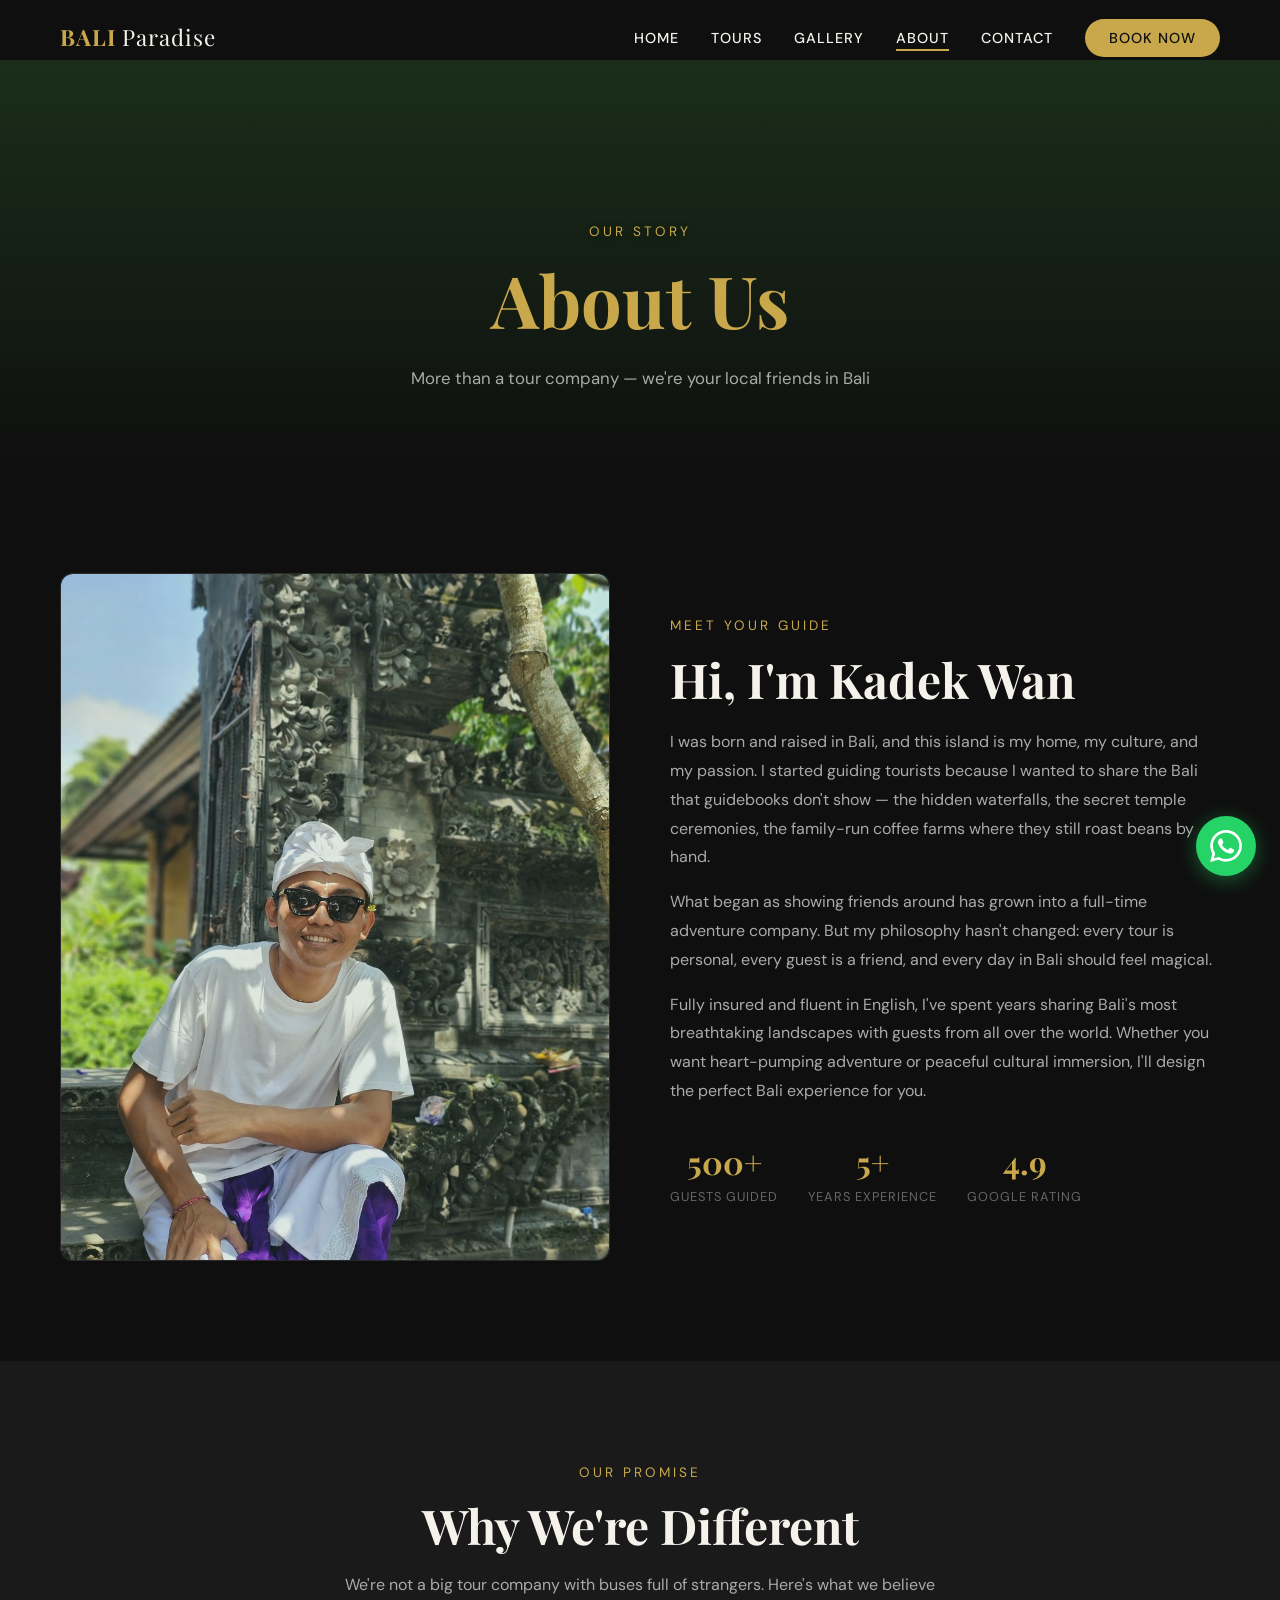
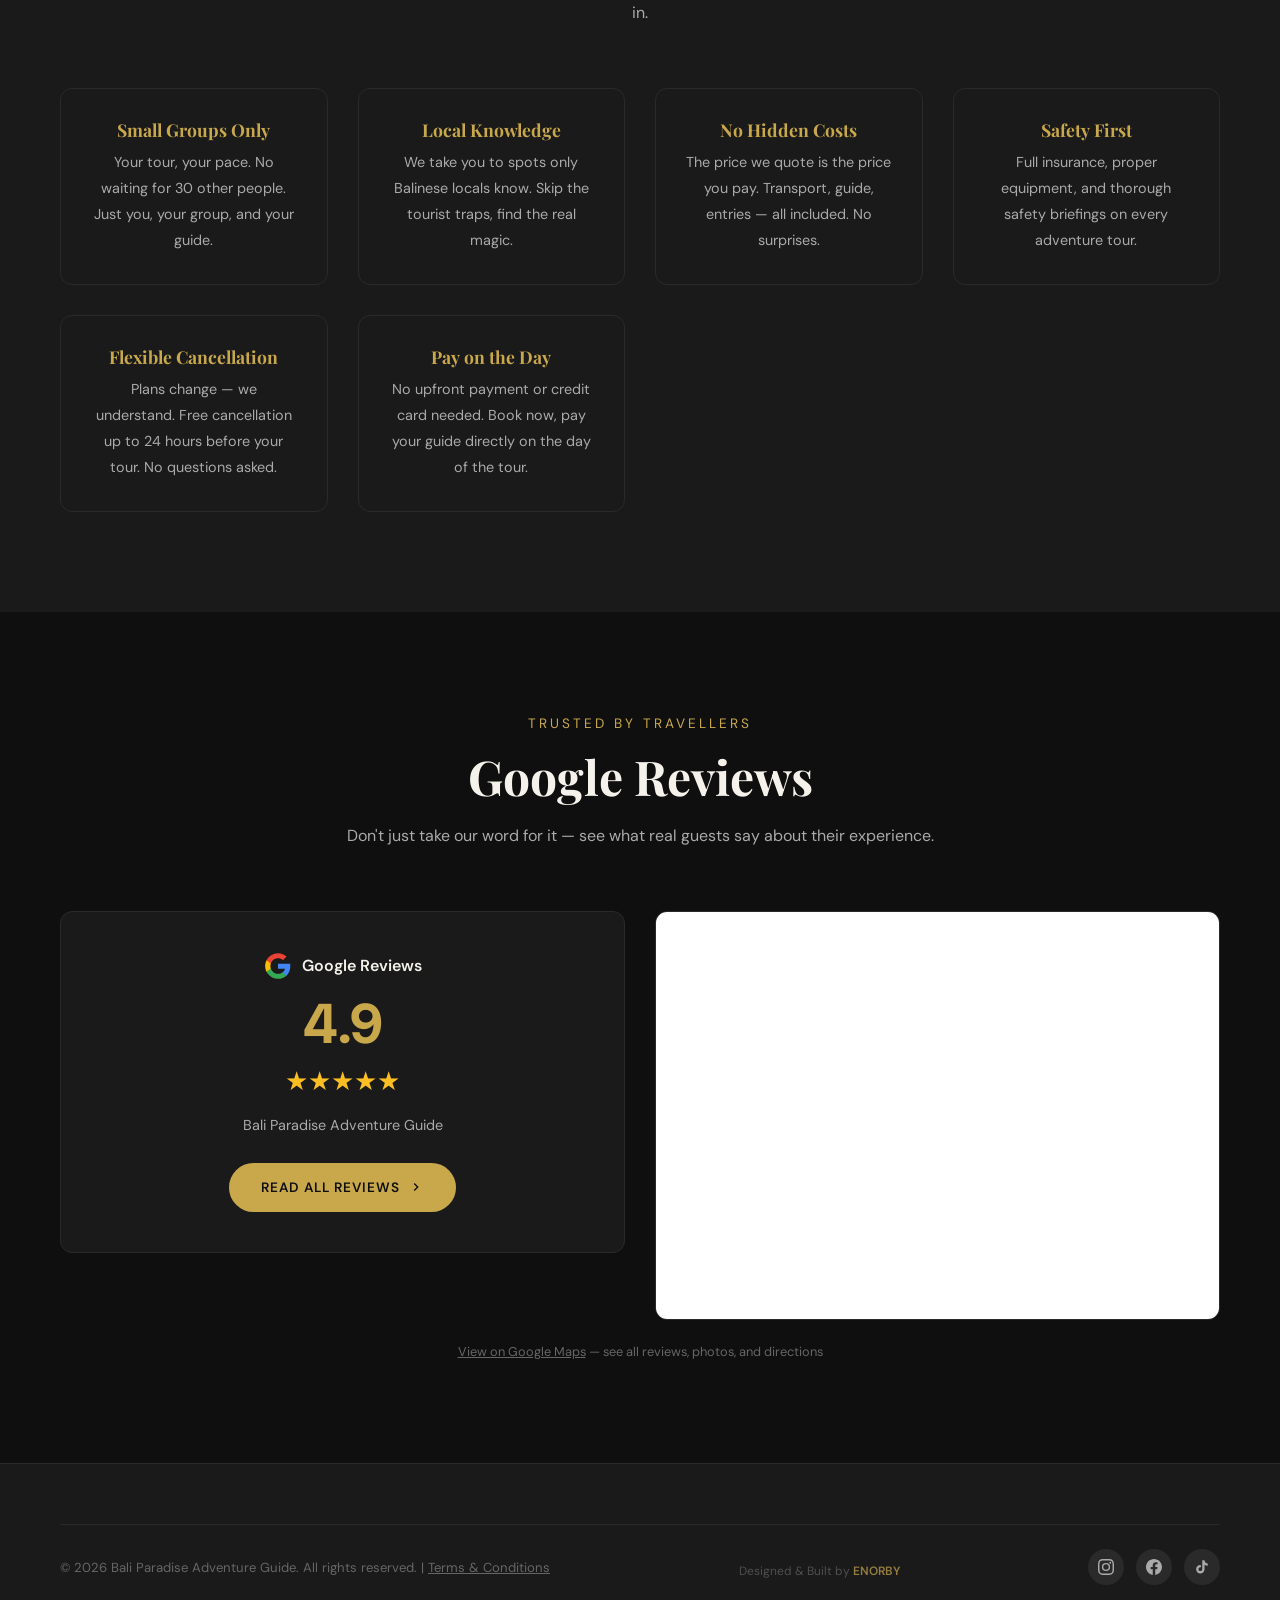
<file: about.html>
﻿<!DOCTYPE html>
<html lang="en">
<head>
    <meta charset="UTF-8">
    <link rel="icon" href="data:image/svg+xml,<svg xmlns='http://www.w3.org/2000/svg' viewBox='0 0 100 100'><text y='.9em' font-size='90'>🌴</text></svg>">
    <meta name="color-scheme" content="dark">
    <meta name="viewport" content="width=device-width, initial-scale=1.0">
    <title>About Us | Bali Paradise Adventure Guide</title>
    <meta name="description" content="Meet your local Balinese guide. Learn about our story, experience, and why travellers trust us for their Bali adventure.">
    <link rel="preconnect" href="https://fonts.googleapis.com">
    <link rel="preconnect" href="https://fonts.gstatic.com" crossorigin>
    <link href="https://fonts.googleapis.com/css2?family=DM+Sans:wght@400;500;600;700&family=Playfair+Display:wght@400;700;800&display=swap" rel="stylesheet">
    <link rel="stylesheet" href="css/style.css">
    <style>
        .page-hero {
            padding: 160px 0 80px;
            text-align: center;
            background: linear-gradient(to bottom, var(--bg-forest), var(--bg-primary));
        }
        .values-grid {
            display: grid;
            grid-template-columns: repeat(auto-fit, minmax(250px, 1fr));
            gap: 30px;
            margin-top: 50px;
        }
        .value-card {
            background: var(--bg-card);
            border: 1px solid var(--border-subtle);
            border-radius: var(--radius);
            padding: 30px;
            text-align: center;
        }
        .value-card h3 {
            color: var(--accent-gold);
            margin-bottom: 10px;
            font-size: 1.1rem;
        }
        .value-card p {
            font-size: 0.9rem;
        }
        @media (max-width: 768px) {
            .section > .container > div[style*="grid-template-columns: 1fr 1fr"] {
                display: flex !important;
                flex-direction: column;
            }
        }
    </style>
</head>
<body>

    <nav class="navbar scrolled">
        <div class="nav-container">
            <a href="index.html" class="nav-logo">BALI <span>Paradise</span></a>
            <ul class="nav-links">
                <li><a href="index.html">Home</a></li>
                <li><a href="tours.html">Tours</a></li>
                <li><a href="gallery.html">Gallery</a></li>
                <li><a href="about.html" class="active">About</a></li>
                <li><a href="contact.html">Contact</a></li>
                <li><a href="booking.html" class="nav-cta">Book Now</a></li>
            </ul>
            <div class="nav-toggle"><span></span><span></span><span></span></div>
        </div>
    </nav>

    <section class="page-hero">
        <div class="container">
            <p class="hero-subtitle" style="color: var(--accent-gold); font-size: 0.85rem; text-transform: uppercase; letter-spacing: 3px; margin-bottom: 12px;">Our Story</p>
            <h1>About Us</h1>
            <p style="color: var(--text-secondary); max-width: 600px; margin: 0 auto;">More than a tour company &mdash; we're your local friends in Bali</p>
        </div>
    </section>

    <section class="section">
        <div class="container">
            <div class="about-grid">
                <div class="about-image fade-in">
                    <img src="images/guide-kadek.jpg" alt="Kadek Wan - Official Bali Guide" loading="lazy" style="border-radius: var(--radius); object-fit: cover; width: 100%; aspect-ratio: 3/4;">
                </div>
                <div class="about-content fade-in">
                    <p class="label">Meet Your Guide</p>
                    <h2>Hi, I'm Kadek Wan</h2>
                    <p>I was born and raised in Bali, and this island is my home, my culture, and my passion. I started guiding tourists because I wanted to share the Bali that guidebooks don't show &mdash; the hidden waterfalls, the secret temple ceremonies, the family-run coffee farms where they still roast beans by hand.</p>
                    <p>What began as showing friends around has grown into a full-time adventure company. But my philosophy hasn't changed: every tour is personal, every guest is a friend, and every day in Bali should feel magical.</p>
                    <p>Fully insured and fluent in English, I've spent years sharing Bali's most breathtaking landscapes with guests from all over the world. Whether you want heart-pumping adventure or peaceful cultural immersion, I'll design the perfect Bali experience for you.</p>

                    <div class="about-stats">
                        <div class="about-stat">
                            <div class="number">500+</div>
                            <div class="label">Guests Guided</div>
                        </div>
                        <div class="about-stat">
                            <div class="number">5+</div>
                            <div class="label">Years Experience</div>
                        </div>
                        <div class="about-stat">
                            <div class="number">4.9</div>
                            <div class="label">Google Rating</div>
                        </div>
                    </div>
                </div>
            </div>
        </div>
    </section>

    <section class="section" style="background: var(--bg-secondary);">
        <div class="container">
            <div class="section-header fade-in">
                <p class="label">Our Promise</p>
                <h2>Why We're Different</h2>
                <p>We're not a big tour company with buses full of strangers. Here's what we believe in.</p>
            </div>

            <div class="values-grid">
                <div class="value-card fade-in">
                    <h3>Small Groups Only</h3>
                    <p>Your tour, your pace. No waiting for 30 other people. Just you, your group, and your guide.</p>
                </div>
                <div class="value-card fade-in">
                    <h3>Local Knowledge</h3>
                    <p>We take you to spots only Balinese locals know. Skip the tourist traps, find the real magic.</p>
                </div>
                <div class="value-card fade-in">
                    <h3>No Hidden Costs</h3>
                    <p>The price we quote is the price you pay. Transport, guide, entries &mdash; all included. No surprises.</p>
                </div>
                <div class="value-card fade-in">
                    <h3>Safety First</h3>
                    <p>Full insurance, proper equipment, and thorough safety briefings on every adventure tour.</p>
                </div>
                <div class="value-card fade-in">
                    <h3>Flexible Cancellation</h3>
                    <p>Plans change &mdash; we understand. Free cancellation up to 24 hours before your tour. No questions asked.</p>
                </div>
                <div class="value-card fade-in">
                    <h3>Pay on the Day</h3>
                    <p>No upfront payment or credit card needed. Book now, pay your guide directly on the day of the tour.</p>
                </div>
            </div>
        </div>
    </section>

    <!-- GOOGLE REVIEWS & MAP -->
    <section class="section">
        <div class="container">
            <div class="section-header fade-in">
                <p class="label">Trusted by Travellers</p>
                <h2>Google Reviews</h2>
                <p>Don't just take our word for it — see what real guests say about their experience.</p>
            </div>

            <div style="display: grid; grid-template-columns: 1fr 1fr; gap: 30px; margin-top: 40px; align-items: start;">
                <!-- Google Reviews card -->
                <div class="fade-in">
                    <a href="https://maps.app.goo.gl/Lucm7mpu2UtnnKXX6" target="_blank" rel="noopener" style="text-decoration: none; display: block;">
                        <div style="background: var(--bg-card); border: 1px solid var(--border-subtle); border-radius: var(--radius); padding: 40px 30px; text-align: center;">
                            <div style="display: flex; align-items: center; justify-content: center; gap: 10px; margin-bottom: 16px;">
                                <svg viewBox="0 0 24 24" width="28" height="28" fill="none"><path d="M22.56 12.25c0-.78-.07-1.53-.2-2.25H12v4.26h5.92c-.26 1.37-1.04 2.53-2.21 3.31v2.77h3.57c2.08-1.92 3.28-4.74 3.28-8.09z" fill="#4285F4"/><path d="M12 23c2.97 0 5.46-.98 7.28-2.66l-3.57-2.77c-.98.66-2.23 1.06-3.71 1.06-2.86 0-5.29-1.93-6.16-4.53H2.18v2.84C3.99 20.53 7.7 23 12 23z" fill="#34A853"/><path d="M5.84 14.09c-.22-.66-.35-1.36-.35-2.09s.13-1.43.35-2.09V7.07H2.18C1.43 8.55 1 10.22 1 12s.43 3.45 1.18 4.93l2.85-2.22.81-.62z" fill="#FBBC05"/><path d="M12 5.38c1.62 0 3.06.56 4.21 1.64l3.15-3.15C17.45 2.09 14.97 1 12 1 7.7 1 3.99 3.47 2.18 7.07l3.66 2.84c.87-2.6 3.3-4.53 6.16-4.53z" fill="#EA4335"/></svg>
                                <span style="font-size: 1rem; font-weight: 600; color: var(--text-primary);">Google Reviews</span>
                            </div>
                            <div style="font-size: 3.5rem; font-weight: 800; color: var(--accent-gold); font-family: var(--font-heading); line-height: 1;">4.9</div>
                            <div style="color: #fbbf24; font-size: 1.6rem; margin: 10px 0;">&#9733;&#9733;&#9733;&#9733;&#9733;</div>
                            <p style="color: var(--text-secondary); font-size: 0.9rem; margin-bottom: 24px;">Bali Paradise Adventure Guide</p>
                            <span class="btn btn-primary" style="display: inline-flex; align-items: center; gap: 8px; font-size: 0.85rem;">
                                Read All Reviews
                                <svg viewBox="0 0 24 24" width="16" height="16" fill="currentColor"><path d="M10 6L8.59 7.41 13.17 12l-4.58 4.59L10 18l6-6z"/></svg>
                            </span>
                        </div>
                    </a>
                </div>

                <!-- Embedded Map -->
                <div class="fade-in" style="border-radius: var(--radius); overflow: hidden; border: 1px solid var(--border-subtle); height: 100%; min-height: 400px;">
                    <iframe
                        src="https://www.google.com/maps/embed?pb=!1m18!1m12!1m3!1d3944.5!2d115.2792596!3d-8.5365121!2m3!1f0!2f0!3f0!3m2!1i1024!2i768!4f13.1!3m3!1m2!1s0x2dd23d23a5ae390b%3A0xab5f995b750066f2!2sBali%20Paradise%20Adventure%20Guide!5e0!3m2!1sen!2sid!4v1700000000000"
                        width="100%"
                        height="100%"
                        style="border:0; min-height: 400px;"
                        allowfullscreen=""
                        loading="lazy"
                        referrerpolicy="no-referrer-when-downgrade">
                    </iframe>
                </div>
            </div>

            <p style="text-align: center; margin-top: 20px; color: var(--text-muted); font-size: 0.8rem;">
                <a href="https://maps.app.goo.gl/Lucm7mpu2UtnnKXX6" target="_blank" rel="noopener" style="color: var(--text-muted); text-decoration: underline;">View on Google Maps</a> &mdash; see all reviews, photos, and directions
            </p>
        </div>
    </section>

    <footer class="footer">
        <div class="container">
            <div class="footer-bottom">
                <p>&copy; 2026 Bali Paradise Adventure Guide. All rights reserved. | <a href="terms.html" style="color: var(--text-muted); text-decoration: underline;">Terms & Conditions</a></p>
                <p style="margin-top: 8px; font-size: 0.75rem; color: var(--text-muted); opacity: 0.7;">Designed &amp; Built by <a href="https://enorby.co.nz" target="_blank" rel="noopener" style="color: var(--accent-gold); text-decoration: none; font-weight: 600;">ENORBY</a></p>
                <div class="footer-social">
                    <a href="https://www.instagram.com/dekwan88_bali?igsh=MWc0OXJmOGVra2kwZA==" aria-label="Instagram" target="_blank" rel="noopener"><svg viewBox="0 0 24 24"><path d="M12 2.163c3.204 0 3.584.012 4.85.07 3.252.148 4.771 1.691 4.919 4.919.058 1.265.069 1.645.069 4.849 0 3.205-.012 3.584-.069 4.849-.149 3.225-1.664 4.771-4.919 4.919-1.266.058-1.644.07-4.85.07-3.204 0-3.584-.012-4.849-.07-3.26-.149-4.771-1.699-4.919-4.92-.058-1.265-.07-1.644-.07-4.849 0-3.204.013-3.583.07-4.849.149-3.227 1.664-4.771 4.919-4.919 1.266-.057 1.645-.069 4.849-.069zM12 0C8.741 0 8.333.014 7.053.072 2.695.272.273 2.69.073 7.052.014 8.333 0 8.741 0 12c0 3.259.014 3.668.072 4.948.2 4.358 2.618 6.78 6.98 6.98C8.333 23.986 8.741 24 12 24c3.259 0 3.668-.014 4.948-.072 4.354-.2 6.782-2.618 6.979-6.98.059-1.28.073-1.689.073-4.948 0-3.259-.014-3.667-.072-4.947-.196-4.354-2.617-6.78-6.979-6.98C15.668.014 15.259 0 12 0zm0 5.838a6.162 6.162 0 100 12.324 6.162 6.162 0 000-12.324zM12 16a4 4 0 110-8 4 4 0 010 8zm6.406-11.845a1.44 1.44 0 100 2.881 1.44 1.44 0 000-2.881z"/></svg></a>
                    <a href="#" aria-label="Facebook"><svg viewBox="0 0 24 24"><path d="M24 12.073c0-6.627-5.373-12-12-12s-12 5.373-12 12c0 5.99 4.388 10.954 10.125 11.854v-8.385H7.078v-3.47h3.047V9.43c0-3.007 1.792-4.669 4.533-4.669 1.312 0 2.686.235 2.686.235v2.953H15.83c-1.491 0-1.956.925-1.956 1.874v2.25h3.328l-.532 3.47h-2.796v8.385C19.612 23.027 24 18.062 24 12.073z"/></svg></a><a href="https://www.tiktok.com/@dekwan_baliholydays?_r=1&_t=ZS-98ZLaAki8Pc" aria-label="TikTok" target="_blank" rel="noopener"><svg viewBox="0 0 24 24" fill="currentColor"><path d="M19.59 6.69a4.83 4.83 0 01-3.77-4.25V2h-3.45v13.67a2.89 2.89 0 01-2.88 2.5 2.89 2.89 0 01-2.89-2.89 2.89 2.89 0 012.89-2.89c.28 0 .54.04.79.1V9.01a6.33 6.33 0 00-.79-.05 6.34 6.34 0 00-6.34 6.34 6.34 6.34 0 006.34 6.34 6.34 6.34 0 006.33-6.34V8.69a8.15 8.15 0 004.79 1.54V6.79a4.86 4.86 0 01-1.02-.1z"/></svg></a>
                </div>
            </div>
        </div>
    </footer>

    <a href="https://wa.me/6281999235447?text=Hi!%20I'm%20interested%20in%20booking%20a%20tour." target="_blank" class="whatsapp-float" aria-label="Chat on WhatsApp">
        <svg viewBox="0 0 24 24"><path d="M17.472 14.382c-.297-.149-1.758-.867-2.03-.967-.273-.099-.471-.148-.67.15-.197.297-.767.966-.94 1.164-.173.199-.347.223-.644.075-.297-.15-1.255-.463-2.39-1.475-.883-.788-1.48-1.761-1.653-2.059-.173-.297-.018-.458.13-.606.134-.133.298-.347.446-.52.149-.174.198-.298.298-.497.099-.198.05-.371-.025-.52-.075-.149-.669-1.612-.916-2.207-.242-.579-.487-.5-.669-.51-.173-.008-.371-.01-.57-.01-.198 0-.52.074-.792.372-.272.297-1.04 1.016-1.04 2.479 0 1.462 1.065 2.875 1.213 3.074.149.198 2.096 3.2 5.077 4.487.709.306 1.262.489 1.694.625.712.227 1.36.195 1.871.118.571-.085 1.758-.719 2.006-1.413.248-.694.248-1.289.173-1.413-.074-.124-.272-.198-.57-.347m-5.421 7.403h-.004a9.87 9.87 0 01-5.031-1.378l-.361-.214-3.741.982.998-3.648-.235-.374a9.86 9.86 0 01-1.51-5.26c.001-5.45 4.436-9.884 9.888-9.884 2.64 0 5.122 1.03 6.988 2.898a9.825 9.825 0 012.893 6.994c-.003 5.45-4.437 9.884-9.885 9.884m8.413-18.297A11.815 11.815 0 0012.05 0C5.495 0 .16 5.335.157 11.892c0 2.096.547 4.142 1.588 5.945L.057 24l6.305-1.654a11.882 11.882 0 005.683 1.448h.005c6.554 0 11.89-5.335 11.893-11.893a11.821 11.821 0 00-3.48-8.413z"/></svg>
    </a>

    <script src="js/main.js"></script>
</body>
</html>
</file>
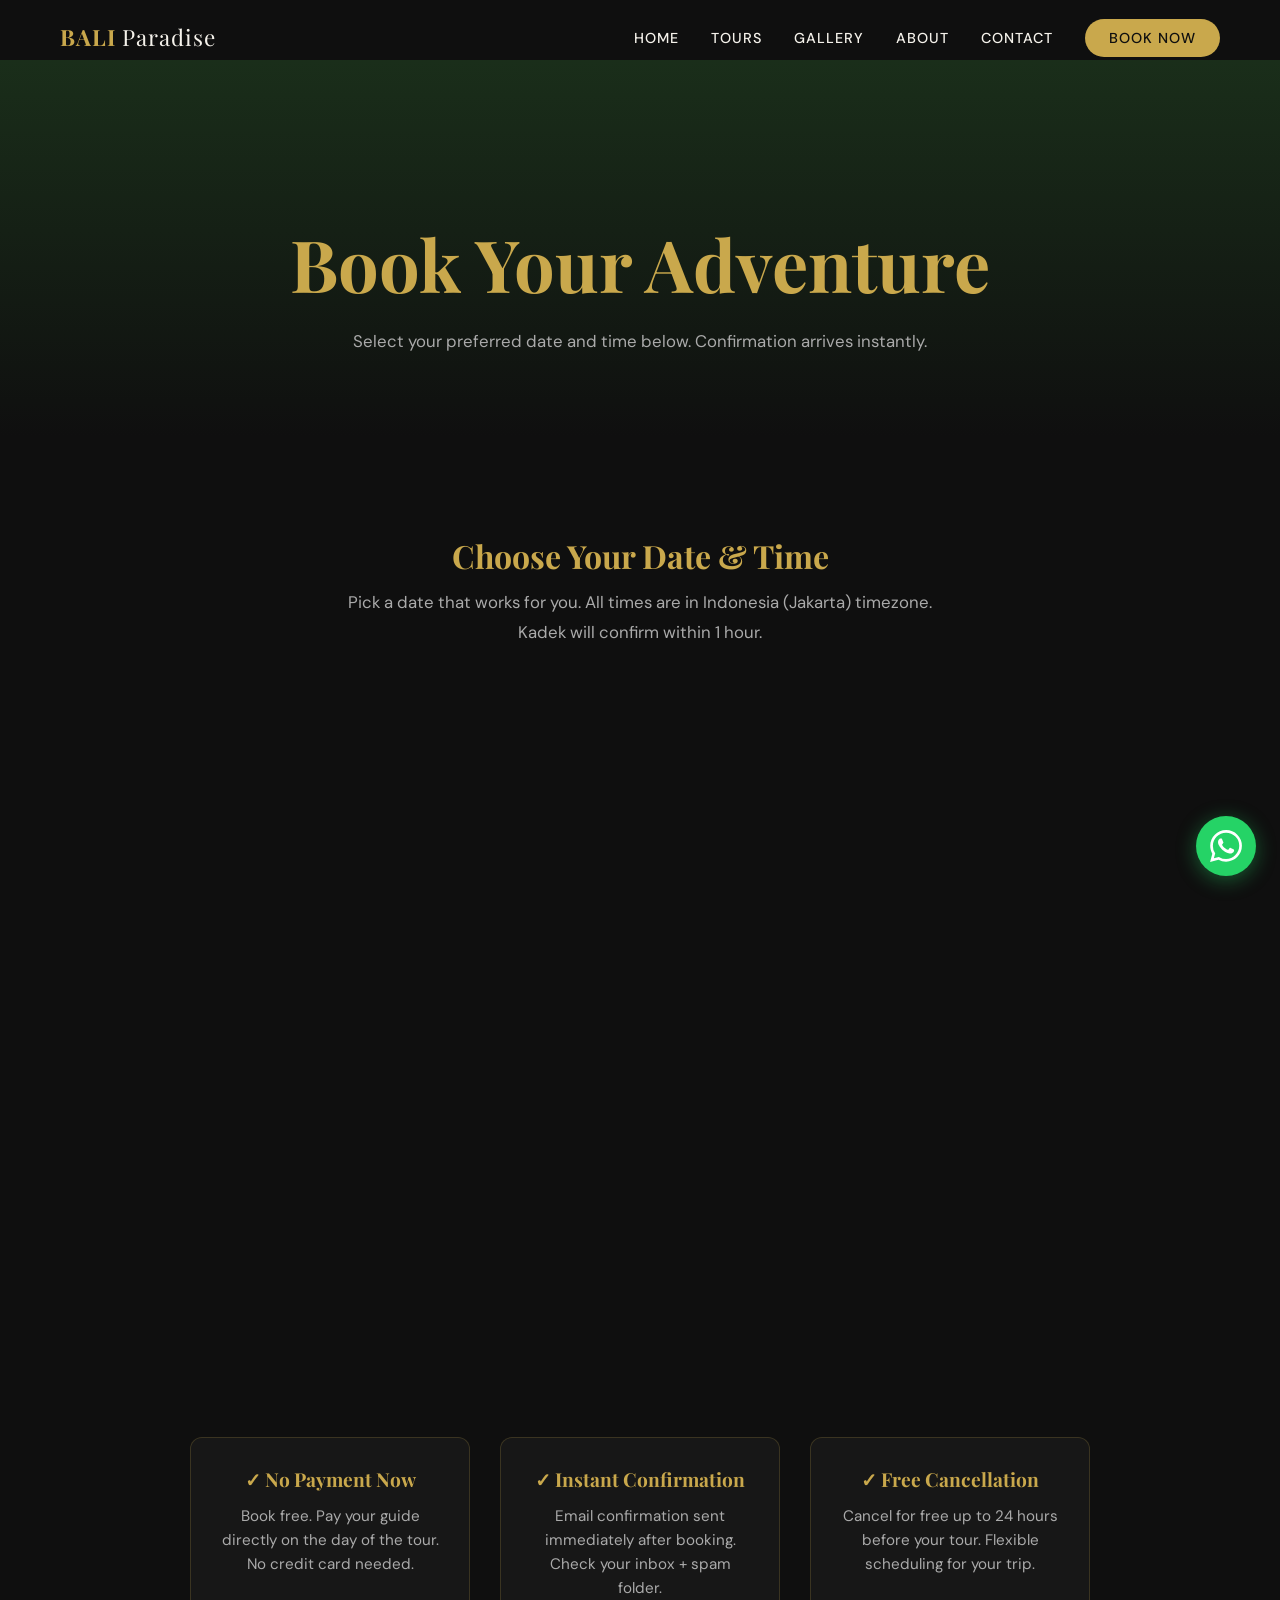
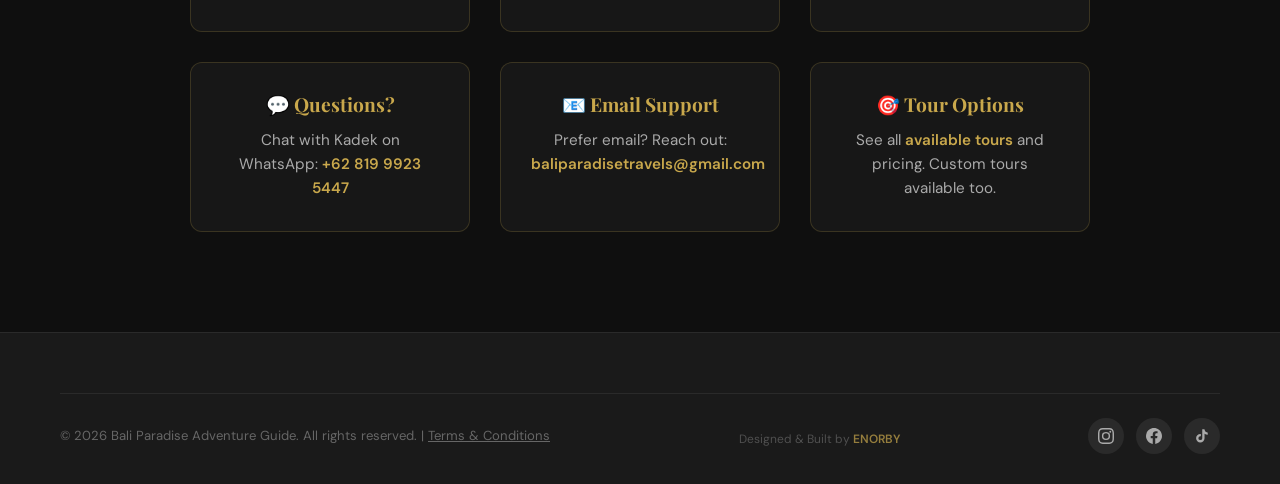
<file: booking.html>
﻿<!DOCTYPE html>
<html lang="en">
<head>
    <meta charset="UTF-8">
    <link rel="icon" href="data:image/svg+xml,<svg xmlns='http://www.w3.org/2000/svg' viewBox='0 0 100 100'><text y='.9em' font-size='90'>🌴</text></svg>">
    <meta name="color-scheme" content="dark">
    <meta name="viewport" content="width=device-width, initial-scale=1.0">
    <title>Book Your Adventure | Bali Paradise</title>
    <meta name="description" content="Book your private Bali tour with Kadek Wan. Select your preferred date and time.">

    <!-- Fonts -->
    <link rel="preconnect" href="https://fonts.googleapis.com">
    <link rel="preconnect" href="https://fonts.gstatic.com" crossorigin>
    <link href="https://fonts.googleapis.com/css2?family=DM+Sans:wght@400;500;600;700&family=Playfair+Display:wght@400;700;800&display=swap" rel="stylesheet">

    <link rel="stylesheet" href="css/style.css">

    <style>
        /* Calendly Custom Styling */
        .calendly-wrapper {
            display: flex;
            justify-content: center;
            margin: 40px auto;
            padding: 0 20px;
            width: 100%;
        }

        .calendly-container {
            width: 100%;
            max-width: 100%;
            background: transparent;
            border: none;
            border-radius: 0;
            padding: 0;
            margin: 0;
        }

        .calendly-title {
            text-align: center;
            margin-bottom: 30px;
            padding: 0 20px;
        }

        .calendly-title h2 {
            font-family: 'Playfair Display', serif;
            font-size: 2rem;
            color: var(--accent-gold);
            margin-bottom: 12px;
        }

        .calendly-title p {
            color: var(--text-secondary);
            font-size: 1.05rem;
            max-width: 600px;
            margin: 0 auto;
        }

        /* Calendly iframe - responsive sizing */
        .calendly-inline-widget {
            width: 100% !important;
            height: auto !important;
            min-height: 100vh !important;
            margin: 0 !important;
            padding: 0 !important;
            display: block !important;
            border-radius: 8px !important;
        }

        .calendly-inline-widget iframe {
            width: 100% !important;
            height: auto !important;
            min-height: 100vh !important;
            border-radius: 8px !important;
            border: none !important;
            display: block !important;
        }

        /* Desktop/Laptop - Wide monitors */
        @media (min-width: 1200px) {
            .calendly-wrapper {
                max-width: 1200px;
                margin: 40px auto;
            }

            .calendly-inline-widget {
                min-height: 700px !important;
            }

            .calendly-inline-widget iframe {
                min-height: 700px !important;
            }
        }

        /* Laptop */
        @media (min-width: 992px) and (max-width: 1199px) {
            .calendly-wrapper {
                max-width: 900px;
                margin: 40px auto;
            }

            .calendly-inline-widget {
                min-height: 750px !important;
            }

            .calendly-inline-widget iframe {
                min-height: 750px !important;
            }
        }

        /* Tablet */
        @media (min-width: 768px) and (max-width: 991px) {
            .calendly-wrapper {
                max-width: 750px;
                margin: 30px auto;
                padding: 0 15px;
            }

            .calendly-title {
                padding: 0 15px;
                margin-bottom: 25px;
            }

            .calendly-title h2 {
                font-size: 1.75rem;
            }

            .calendly-inline-widget {
                min-height: 800px !important;
            }

            .calendly-inline-widget iframe {
                min-height: 800px !important;
            }
        }

        /* Mobile */
        @media (max-width: 767px) {
            .calendly-wrapper {
                max-width: 100%;
                margin: 20px 0;
                padding: 0 10px;
            }

            .calendly-container {
                padding: 0;
            }

            .calendly-title {
                padding: 0 10px;
                margin-bottom: 20px;
            }

            .calendly-title h2 {
                font-size: 1.5rem;
                margin-bottom: 10px;
            }

            .calendly-title p {
                font-size: 0.9rem;
            }

            .calendly-inline-widget {
                min-height: 850px !important;
            }

            .calendly-inline-widget iframe {
                min-height: 850px !important;
            }
        }

        /* Small Mobile */
        @media (max-width: 480px) {
            .calendly-wrapper {
                margin: 15px 0;
                padding: 0 8px;
            }

            .calendly-title {
                padding: 0 8px;
                margin-bottom: 15px;
            }

            .calendly-title h2 {
                font-size: 1.3rem;
            }

            .calendly-title p {
                font-size: 0.85rem;
            }

            .calendly-inline-widget {
                min-height: 900px !important;
            }

            .calendly-inline-widget iframe {
                min-height: 900px !important;
            }
        }

        /* Booking info cards */
        .booking-info {
            display: grid;
            grid-template-columns: repeat(auto-fit, minmax(250px, 1fr));
            gap: 30px;
            margin-top: 50px;
            max-width: 900px;
            margin-left: auto;
            margin-right: auto;
        }

        .info-card {
            background: rgba(26, 26, 26, 0.8);
            border: 1px solid rgba(201, 168, 76, 0.2);
            border-radius: 12px;
            padding: 30px;
            text-align: center;
        }

        .info-card h3 {
            font-family: 'Playfair Display', serif;
            color: var(--accent-gold);
            margin-bottom: 12px;
            font-size: 1.2rem;
        }

        .info-card p {
            color: var(--text-secondary);
            font-size: 0.95rem;
            line-height: 1.6;
        }

        .info-card a {
            color: var(--accent-gold);
            text-decoration: none;
            font-weight: 600;
        }

        .info-card a:hover {
            text-decoration: underline;
        }
    </style>
</head>
<body>
    <!-- NAVIGATION -->
    <nav class="navbar scrolled">
        <div class="nav-container">
            <a href="index.html" class="nav-logo">BALI <span>Paradise</span></a>
            <ul class="nav-links">
                <li><a href="index.html">Home</a></li>
                <li><a href="tours.html">Tours</a></li>
                <li><a href="gallery.html">Gallery</a></li>
                <li><a href="about.html">About</a></li>
                <li><a href="contact.html">Contact</a></li>
                <li><a href="booking.html" class="nav-cta active">Book Now</a></li>
            </ul>
            <div class="nav-toggle">
                <span></span>
                <span></span>
                <span></span>
            </div>
        </div>
    </nav>

    <!-- PAGE HERO -->
    <div class="page-hero">
        <div class="container">
            <h1>Book Your Adventure</h1>
            <p>Select your preferred date and time below. Confirmation arrives instantly.</p>
        </div>
    </div>

    <!-- BOOKING SECTION -->
    <section class="section">
        <div class="calendly-title">
            <h2>Choose Your Date & Time</h2>
            <p>Pick a date that works for you. All times are in Indonesia (Jakarta) timezone. Kadek will confirm within 1 hour.</p>
        </div>

        <div class="calendly-wrapper">
            <div class="calendly-container">
                <!-- Calendly Embed -->
                <div class="calendly-inline-widget" data-url="https://calendly.com/baliparadisetravels?hide_event_type_details=1&hide_gdpr_banner=1"></div>
                <script type="text/javascript" src="https://assets.calendly.com/assets/external/widget.js" async></script>
            </div>
        </div>

            <!-- Info Cards -->
            <div class="booking-info">
                <div class="info-card fade-in">
                    <h3>✓ No Payment Now</h3>
                    <p>Book free. Pay your guide directly on the day of the tour. No credit card needed.</p>
                </div>

                <div class="info-card fade-in">
                    <h3>✓ Instant Confirmation</h3>
                    <p>Email confirmation sent immediately after booking. Check your inbox + spam folder.</p>
                </div>

                <div class="info-card fade-in">
                    <h3>✓ Free Cancellation</h3>
                    <p>Cancel for free up to 24 hours before your tour. Flexible scheduling for your trip.</p>
                </div>

                <div class="info-card fade-in">
                    <h3>💬 Questions?</h3>
                    <p>Chat with Kadek on WhatsApp: <a href="https://wa.me/6281999235447" target="_blank">+62 819 9923 5447</a></p>
                </div>

                <div class="info-card fade-in">
                    <h3>📧 Email Support</h3>
                    <p>Prefer email? Reach out: <a href="mailto:baliparadisetravels@gmail.com">baliparadisetravels@gmail.com</a></p>
                </div>

                <div class="info-card fade-in">
                    <h3>🎯 Tour Options</h3>
                    <p>See all <a href="tours.html">available tours</a> and pricing. Custom tours available too.</p>
                </div>
            </div>
        </div>
    </section>

    <!-- FOOTER -->
    <footer class="footer">
        <div class="container">
            <div class="footer-bottom">
                <p>&copy; 2026 Bali Paradise Adventure Guide. All rights reserved. | <a href="terms.html" style="color: var(--text-muted); text-decoration: underline;">Terms & Conditions</a></p>
                <p style="margin-top: 8px; font-size: 0.75rem; color: var(--text-muted); opacity: 0.7;">Designed &amp; Built by <a href="https://enorby.co.nz" target="_blank" rel="noopener" style="color: var(--accent-gold); text-decoration: none; font-weight: 600;">ENORBY</a></p>
                <div class="footer-social">
                    <a href="https://www.instagram.com/dekwan88_bali?igsh=MWc0OXJmOGVra2kwZA==" aria-label="Instagram" target="_blank" rel="noopener"><svg viewBox="0 0 24 24"><path d="M12 2.163c3.204 0 3.584.012 4.85.07 3.252.148 4.771 1.691 4.919 4.919.058 1.265.069 1.645.069 4.849 0 3.205-.012 3.584-.069 4.849-.149 3.225-1.664 4.771-4.919 4.919-1.266.058-1.644.07-4.85.07-3.204 0-3.584-.012-4.849-.07-3.26-.149-4.771-1.699-4.919-4.92-.058-1.265-.07-1.644-.07-4.849 0-3.204.013-3.583.07-4.849.149-3.227 1.664-4.771 4.919-4.919 1.266-.057 1.645-.069 4.849-.069zM12 0C8.741 0 8.333.014 7.053.072 2.695.272.273 2.69.073 7.052.014 8.333 0 8.741 0 12c0 3.259.014 3.668.072 4.948.2 4.358 2.618 6.78 6.98 6.98C8.333 23.986 8.741 24 12 24c3.259 0 3.668-.014 4.948-.072 4.354-.2 6.782-2.618 6.979-6.98.059-1.28.073-1.689.073-4.948 0-3.259-.014-3.667-.072-4.947-.196-4.354-2.617-6.78-6.979-6.98C15.668.014 15.259 0 12 0zm0 5.838a6.162 6.162 0 100 12.324 6.162 6.162 0 000-12.324zM12 16a4 4 0 110-8 4 4 0 010 8zm6.406-11.845a1.44 1.44 0 100 2.881 1.44 1.44 0 000-2.881z"/></svg></a>
                    <a href="#" aria-label="Facebook"><svg viewBox="0 0 24 24"><path d="M24 12.073c0-6.627-5.373-12-12-12s-12 5.373-12 12c0 5.99 4.388 10.954 10.125 11.854v-8.385H7.078v-3.47h3.047V9.43c0-3.007 1.792-4.669 4.533-4.669 1.312 0 2.686.235 2.686.235v2.953H15.83c-1.491 0-1.956.925-1.956 1.874v2.25h3.328l-.532 3.47h-2.796v8.385C19.612 23.027 24 18.062 24 12.073z"/></svg></a><a href="https://www.tiktok.com/@dekwan_baliholydays?_r=1&_t=ZS-98ZLaAki8Pc" aria-label="TikTok" target="_blank" rel="noopener"><svg viewBox="0 0 24 24" fill="currentColor"><path d="M19.59 6.69a4.83 4.83 0 01-3.77-4.25V2h-3.45v13.67a2.89 2.89 0 01-2.88 2.5 2.89 2.89 0 01-2.89-2.89 2.89 2.89 0 012.89-2.89c.28 0 .54.04.79.1V9.01a6.33 6.33 0 00-.79-.05 6.34 6.34 0 00-6.34 6.34 6.34 6.34 0 006.34 6.34 6.34 6.34 0 006.33-6.34V8.69a8.15 8.15 0 004.79 1.54V6.79a4.86 4.86 0 01-1.02-.1z"/></svg></a>
                </div>
            </div>
        </div>
    </footer>

    <!-- WhatsApp Float Button -->
    <a href="https://wa.me/6281999235447?text=Hi!%20I'm%20interested%20in%20booking%20a%20tour." target="_blank" class="whatsapp-float" aria-label="Chat on WhatsApp">
        <svg viewBox="0 0 24 24"><path d="M17.472 14.382c-.297-.149-1.758-.867-2.03-.967-.273-.099-.471-.148-.67.15-.197.297-.767.966-.94 1.164-.173.199-.347.223-.644.075-.297-.15-1.255-.463-2.39-1.475-.883-.788-1.48-1.761-1.653-2.059-.173-.297-.018-.458.13-.606.134-.133.298-.347.446-.52.149-.174.198-.298.298-.497.099-.198.05-.371-.025-.52-.075-.149-.669-1.612-.916-2.207-.242-.579-.487-.5-.669-.51-.173-.008-.371-.01-.57-.01-.198 0-.52.074-.792.372-.272.297-1.04 1.016-1.04 2.479 0 1.462 1.065 2.875 1.213 3.074.149.198 2.096 3.2 5.077 4.487.709.306 1.262.489 1.694.625.712.227 1.36.195 1.871.118.571-.085 1.758-.719 2.006-1.413.248-.694.248-1.289.173-1.413-.074-.124-.272-.198-.57-.347m-5.421 7.403h-.004a9.87 9.87 0 01-5.031-1.378l-.361-.214-3.741.982.998-3.648-.235-.374a9.86 9.86 0 01-1.51-5.26c.001-5.45 4.436-9.884 9.888-9.884 2.64 0 5.122 1.03 6.988 2.898a9.825 9.825 0 012.893 6.994c-.003 5.45-4.437 9.884-9.885 9.884m8.413-18.297A11.815 11.815 0 0012.05 0C5.495 0 .16 5.335.157 11.892c0 2.096.547 4.142 1.588 5.945L.057 24l6.305-1.654a11.882 11.882 0 005.683 1.448h.005c6.554 0 11.89-5.335 11.893-11.893a11.821 11.821 0 00-3.48-8.413z"/></svg>
    </a>

    <script src="js/main.js"></script>
</body>
</html>
</file>
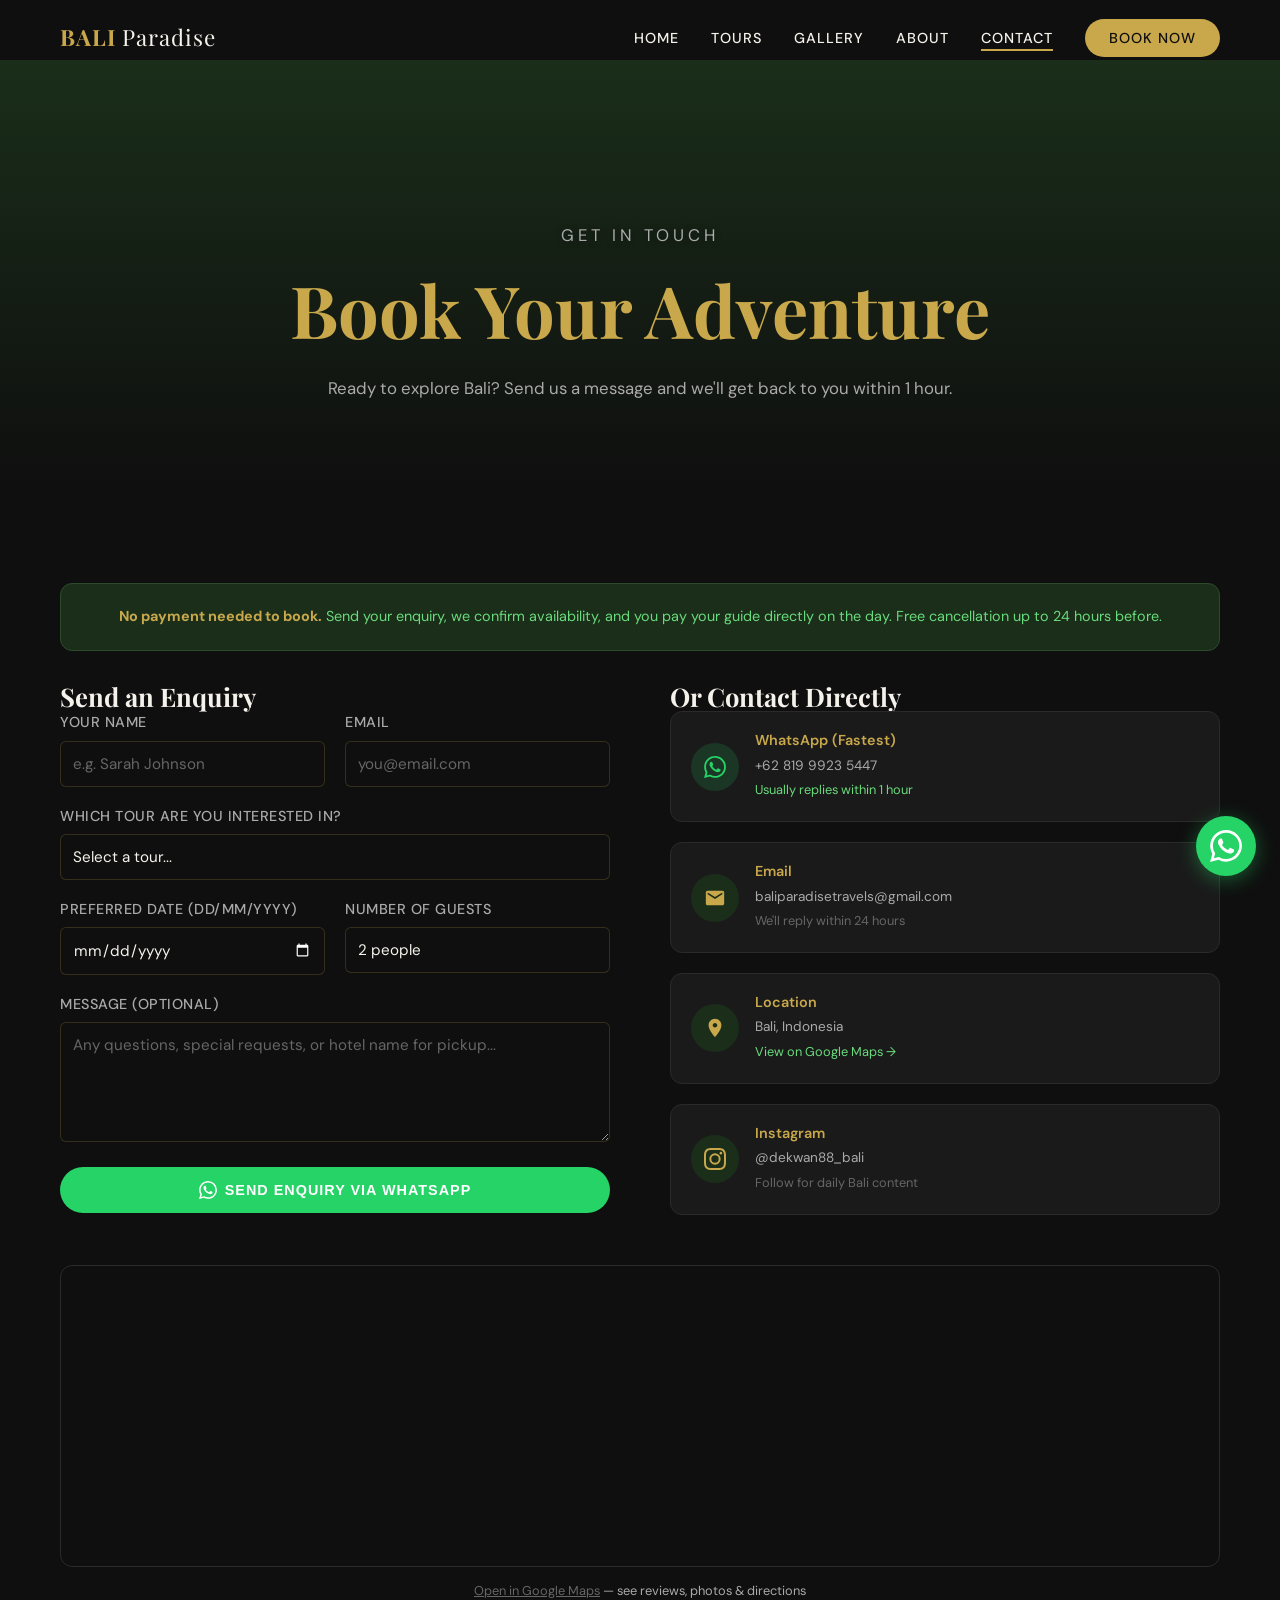
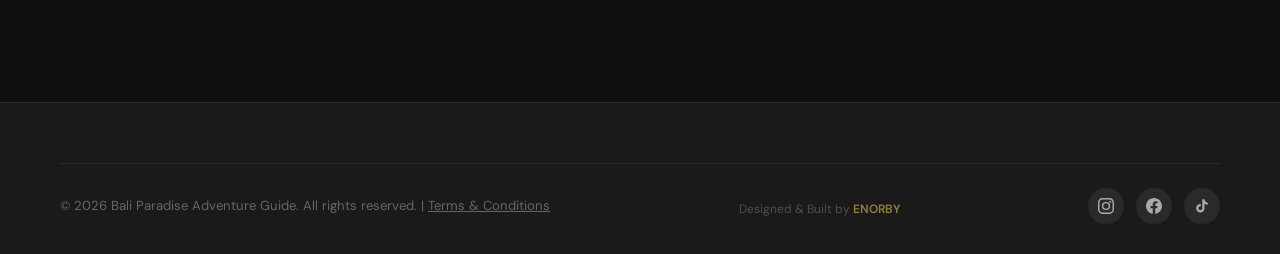
<file: contact.html>
﻿<!DOCTYPE html>
<html lang="en">
<head>
    <meta charset="UTF-8">
    <link rel="icon" href="data:image/svg+xml,<svg xmlns='http://www.w3.org/2000/svg' viewBox='0 0 100 100'><text y='.9em' font-size='90'>🌴</text></svg>">
    <meta name="color-scheme" content="dark">
    <meta name="viewport" content="width=device-width, initial-scale=1.0">
    <title>Contact & Book | Bali Paradise Adventure Guide</title>
    <meta name="description" content="Book your Bali tour today. Contact us via WhatsApp, email, or send an enquiry. Free cancellation, no upfront payment needed.">
    <link rel="preconnect" href="https://fonts.googleapis.com">
    <link rel="preconnect" href="https://fonts.gstatic.com" crossorigin>
    <link href="https://fonts.googleapis.com/css2?family=DM+Sans:wght@400;500;600;700&family=Playfair+Display:wght@400;700;800&display=swap" rel="stylesheet">
    <link rel="stylesheet" href="css/style.css">
</head>
<body>

    <nav class="navbar scrolled">
        <div class="nav-container">
            <a href="index.html" class="nav-logo">BALI <span>Paradise</span></a>
            <ul class="nav-links">
                <li><a href="index.html">Home</a></li>
                <li><a href="tours.html">Tours</a></li>
                <li><a href="gallery.html">Gallery</a></li>
                <li><a href="about.html">About</a></li>
                <li><a href="contact.html" class="active">Contact</a></li>
                <li><a href="booking.html" class="nav-cta">Book Now</a></li>
            </ul>
            <div class="nav-toggle"><span></span><span></span><span></span></div>
        </div>
    </nav>

    <section class="page-hero">
        <div class="container">
            <p class="hero-subtitle">Get In Touch</p>
            <h1>Book Your Adventure</h1>
            <p>Ready to explore Bali? Send us a message and we'll get back to you within 1 hour.</p>
        </div>
    </section>

    <section class="section">
        <div class="container">
            <div class="booking-note fade-in">
                <p><strong>No payment needed to book.</strong> Send your enquiry, we confirm availability, and you pay your guide directly on the day. Free cancellation up to 24 hours before.</p>
            </div>

            <div class="contact-grid">
                <!-- BOOKING FORM -->
                <div class="fade-in">
                    <h3>Send an Enquiry</h3>
                    <form id="booking-form">
                        <div class="form-row">
                            <div class="form-group">
                                <label for="name">Your Name</label>
                                <input type="text" id="name" name="name" placeholder="e.g. Sarah Johnson" required>
                            </div>
                            <div class="form-group">
                                <label for="email">Email</label>
                                <input type="email" id="email" name="email" placeholder="you@email.com">
                            </div>
                        </div>

                        <div class="form-group">
                            <label for="tour">Which Tour Are You Interested In?</label>
                            <select id="tour" name="tour">
                                <option value="">Select a tour...</option>
                                <option value="Explore Ubud">Explore Ubud</option>
                                <option value="Batur Jeep Sunrise">Batur Jeep Sunrise</option>
                                <option value="Sunrise Trek">Mount Batur Sunrise Trek</option>
                                <option value="Cooking Class">Balinese Cooking Class</option>
                                <option value="Gate of Heaven">Gate of Heaven</option>
                                <option value="North Bali UNESCO">North Bali UNESCO Tour</option>
                                <option value="ATV Quad Bike">ATV / Quad Bike Adventure</option>
                                <option value="Ubud Rafting">White Water Rafting</option>
                                <option value="Custom">Custom / Not sure yet</option>
                            </select>
                        </div>

                        <div class="form-row">
                            <div class="form-group">
                                <label for="date">Preferred Date (DD/MM/YYYY)</label>
                                <input type="date" id="date" name="date" min="" lang="en-GB">
                            </div>
                            <div class="form-group">
                                <label for="guests">Number of Guests</label>
                                <select id="guests" name="guests">
                                    <option value="1">1 person (solo)</option>
                                    <option value="2" selected>2 people</option>
                                    <option value="3">3 people</option>
                                    <option value="4">4 people</option>
                                    <option value="5+">5+ people (group)</option>
                                </select>
                            </div>
                        </div>

                        <div class="form-group">
                            <label for="message">Message (optional)</label>
                            <textarea id="message" name="message" placeholder="Any questions, special requests, or hotel name for pickup..."></textarea>
                        </div>

                        <button type="submit" class="btn btn-whatsapp" style="width: 100%; justify-content: center;">
                            <svg viewBox="0 0 24 24" width="18" height="18" fill="currentColor"><path d="M17.472 14.382c-.297-.149-1.758-.867-2.03-.967-.273-.099-.471-.148-.67.15-.197.297-.767.966-.94 1.164-.173.199-.347.223-.644.075-.297-.15-1.255-.463-2.39-1.475-.883-.788-1.48-1.761-1.653-2.059-.173-.297-.018-.458.13-.606.134-.133.298-.347.446-.52.149-.174.198-.298.298-.497.099-.198.05-.371-.025-.52-.075-.149-.669-1.612-.916-2.207-.242-.579-.487-.5-.669-.51-.173-.008-.371-.01-.57-.01-.198 0-.52.074-.792.372-.272.297-1.04 1.016-1.04 2.479 0 1.462 1.065 2.875 1.213 3.074.149.198 2.096 3.2 5.077 4.487.709.306 1.262.489 1.694.625.712.227 1.36.195 1.871.118.571-.085 1.758-.719 2.006-1.413.248-.694.248-1.289.173-1.413-.074-.124-.272-.198-.57-.347m-5.421 7.403h-.004a9.87 9.87 0 01-5.031-1.378l-.361-.214-3.741.982.998-3.648-.235-.374a9.86 9.86 0 01-1.51-5.26c.001-5.45 4.436-9.884 9.888-9.884 2.64 0 5.122 1.03 6.988 2.898a9.825 9.825 0 012.893 6.994c-.003 5.45-4.437 9.884-9.885 9.884m8.413-18.297A11.815 11.815 0 0012.05 0C5.495 0 .16 5.335.157 11.892c0 2.096.547 4.142 1.588 5.945L.057 24l6.305-1.654a11.882 11.882 0 005.683 1.448h.005c6.554 0 11.89-5.335 11.893-11.893a11.821 11.821 0 00-3.48-8.413z"/></svg>
                            Send Enquiry via WhatsApp
                        </button>
                    </form>
                </div>

                <!-- CONTACT INFO -->
                <div class="fade-in">
                    <h3>Or Contact Directly</h3>

                    <div class="contact-info-cards">
                        <a href="https://wa.me/6281999235447?text=Hi!%20I'd%20like%20to%20book%20a%20tour." target="_blank" style="text-decoration: none;">
                            <div class="contact-card">
                                <div class="contact-card-icon" style="background: rgba(37, 211, 102, 0.15);">
                                    <svg viewBox="0 0 24 24" style="fill: #25D366;"><path d="M17.472 14.382c-.297-.149-1.758-.867-2.03-.967-.273-.099-.471-.148-.67.15-.197.297-.767.966-.94 1.164-.173.199-.347.223-.644.075-.297-.15-1.255-.463-2.39-1.475-.883-.788-1.48-1.761-1.653-2.059-.173-.297-.018-.458.13-.606.134-.133.298-.347.446-.52.149-.174.198-.298.298-.497.099-.198.05-.371-.025-.52-.075-.149-.669-1.612-.916-2.207-.242-.579-.487-.5-.669-.51-.173-.008-.371-.01-.57-.01-.198 0-.52.074-.792.372-.272.297-1.04 1.016-1.04 2.479 0 1.462 1.065 2.875 1.213 3.074.149.198 2.096 3.2 5.077 4.487.709.306 1.262.489 1.694.625.712.227 1.36.195 1.871.118.571-.085 1.758-.719 2.006-1.413.248-.694.248-1.289.173-1.413-.074-.124-.272-.198-.57-.347m-5.421 7.403h-.004a9.87 9.87 0 01-5.031-1.378l-.361-.214-3.741.982.998-3.648-.235-.374a9.86 9.86 0 01-1.51-5.26c.001-5.45 4.436-9.884 9.888-9.884 2.64 0 5.122 1.03 6.988 2.898a9.825 9.825 0 012.893 6.994c-.003 5.45-4.437 9.884-9.885 9.884m8.413-18.297A11.815 11.815 0 0012.05 0C5.495 0 .16 5.335.157 11.892c0 2.096.547 4.142 1.588 5.945L.057 24l6.305-1.654a11.882 11.882 0 005.683 1.448h.005c6.554 0 11.89-5.335 11.893-11.893a11.821 11.821 0 00-3.48-8.413z"/></svg>
                                </div>
                                <div>
                                    <h4>WhatsApp (Fastest)</h4>
                                    <p style="color: var(--text-secondary);">+62 819 9923 5447</p>
                                    <p style="color: var(--accent-green-light); font-size: 0.8rem;">Usually replies within 1 hour</p>
                                </div>
                            </div>
                        </a>

                        <a href="mailto:baliparadisetravels@gmail.com" style="text-decoration: none;">
                            <div class="contact-card">
                                <div class="contact-card-icon">
                                    <svg viewBox="0 0 24 24"><path d="M20 4H4c-1.1 0-1.99.9-1.99 2L2 18c0 1.1.9 2 2 2h16c1.1 0 2-.9 2-2V6c0-1.1-.9-2-2-2zm0 4l-8 5-8-5V6l8 5 8-5v2z"/></svg>
                                </div>
                                <div>
                                    <h4>Email</h4>
                                    <p style="color: var(--text-secondary);">baliparadisetravels@gmail.com</p>
                                    <p style="color: var(--text-muted); font-size: 0.8rem;">We'll reply within 24 hours</p>
                                </div>
                            </div>
                        </a>

                        <a href="https://maps.app.goo.gl/Lucm7mpu2UtnnKXX6" target="_blank" rel="noopener" style="text-decoration: none;">
                            <div class="contact-card">
                                <div class="contact-card-icon">
                                    <svg viewBox="0 0 24 24"><path d="M12 2C8.13 2 5 5.13 5 9c0 5.25 7 13 7 13s7-7.75 7-13c0-3.87-3.13-7-7-7zm0 9.5c-1.38 0-2.5-1.12-2.5-2.5s1.12-2.5 2.5-2.5 2.5 1.12 2.5 2.5-1.12 2.5-2.5 2.5z"/></svg>
                                </div>
                                <div>
                                    <h4>Location</h4>
                                    <p style="color: var(--text-secondary);">Bali, Indonesia</p>
                                    <p style="color: var(--accent-green-light); font-size: 0.8rem;">View on Google Maps &#8594;</p>
                                </div>
                            </div>
                        </a>

                        <a href="https://www.instagram.com/dekwan88_bali?igsh=MWc0OXJmOGVra2kwZA==" aria-label="Instagram" target="_blank" rel="noopener" style="text-decoration: none;">
                            <div class="contact-card">
                                <div class="contact-card-icon">
                                    <svg viewBox="0 0 24 24"><path d="M12 2.163c3.204 0 3.584.012 4.85.07 3.252.148 4.771 1.691 4.919 4.919.058 1.265.069 1.645.069 4.849 0 3.205-.012 3.584-.069 4.849-.149 3.225-1.664 4.771-4.919 4.919-1.266.058-1.644.07-4.85.07-3.204 0-3.584-.012-4.849-.07-3.26-.149-4.771-1.699-4.919-4.92-.058-1.265-.07-1.644-.07-4.849 0-3.204.013-3.583.07-4.849.149-3.227 1.664-4.771 4.919-4.919 1.266-.057 1.645-.069 4.849-.069zM12 0C8.741 0 8.333.014 7.053.072 2.695.272.273 2.69.073 7.052.014 8.333 0 8.741 0 12c0 3.259.014 3.668.072 4.948.2 4.358 2.618 6.78 6.98 6.98C8.333 23.986 8.741 24 12 24c3.259 0 3.668-.014 4.948-.072 4.354-.2 6.782-2.618 6.979-6.98.059-1.28.073-1.689.073-4.948 0-3.259-.014-3.667-.072-4.947-.196-4.354-2.617-6.78-6.979-6.98C15.668.014 15.259 0 12 0zm0 5.838a6.162 6.162 0 100 12.324 6.162 6.162 0 000-12.324zM12 16a4 4 0 110-8 4 4 0 010 8zm6.406-11.845a1.44 1.44 0 100 2.881 1.44 1.44 0 000-2.881z"/></svg>
                                </div>
                                <div>
                                    <h4>Instagram</h4>
                                    <p style="color: var(--text-secondary);">@dekwan88_bali</p>
                                    <p style="color: var(--text-muted); font-size: 0.8rem;">Follow for daily Bali content</p>
                                </div>
                            </div>
                        </a>
                    </div>
                </div>
            </div>

            <!-- MAP SECTION -->
            <div class="fade-in" style="margin-top: 50px; border-radius: var(--radius); overflow: hidden; border: 1px solid var(--border-subtle);">
                <iframe loading="lazy"
                    src="https://www.google.com/maps/embed?pb=!1m18!1m12!1m3!1d3944.5!2d115.2792596!3d-8.5365121!2m3!1f0!2f0!3f0!3m2!1i1024!2i768!4f13.1!3m3!1m2!1s0x2dd23d23a5ae390b%3A0xab5f995b750066f2!2sBali%20Paradise%20Adventure%20Guide!5e0!3m2!1sen!2sid!4v1700000000000"
                    width="100%"
                    height="300"
                    style="border:0; display: block;"
                    allowfullscreen=""
                    loading="lazy"
                    referrerpolicy="no-referrer-when-downgrade">
                </iframe>
            </div>
            <p style="text-align: center; margin-top: 12px; font-size: 0.8rem;">
                <a href="https://maps.app.goo.gl/Lucm7mpu2UtnnKXX6" target="_blank" rel="noopener" style="color: var(--text-muted); text-decoration: underline;">Open in Google Maps</a> &mdash; see reviews, photos & directions
            </p>
        </div>
    </section>

    <footer class="footer">
        <div class="container">
            <div class="footer-bottom">
                <p>&copy; 2026 Bali Paradise Adventure Guide. All rights reserved. | <a href="terms.html" style="color: var(--text-muted); text-decoration: underline;">Terms & Conditions</a></p>
                <p style="margin-top: 8px; font-size: 0.75rem; color: var(--text-muted); opacity: 0.7;">Designed &amp; Built by <a href="https://enorby.co.nz" target="_blank" rel="noopener" style="color: var(--accent-gold); text-decoration: none; font-weight: 600;">ENORBY</a></p>
                <div class="footer-social">
                    <a href="https://www.instagram.com/dekwan88_bali?igsh=MWc0OXJmOGVra2kwZA==" aria-label="Instagram" target="_blank" rel="noopener"><svg viewBox="0 0 24 24"><path d="M12 2.163c3.204 0 3.584.012 4.85.07 3.252.148 4.771 1.691 4.919 4.919.058 1.265.069 1.645.069 4.849 0 3.205-.012 3.584-.069 4.849-.149 3.225-1.664 4.771-4.919 4.919-1.266.058-1.644.07-4.85.07-3.204 0-3.584-.012-4.849-.07-3.26-.149-4.771-1.699-4.919-4.92-.058-1.265-.07-1.644-.07-4.849 0-3.204.013-3.583.07-4.849.149-3.227 1.664-4.771 4.919-4.919 1.266-.057 1.645-.069 4.849-.069zM12 0C8.741 0 8.333.014 7.053.072 2.695.272.273 2.69.073 7.052.014 8.333 0 8.741 0 12c0 3.259.014 3.668.072 4.948.2 4.358 2.618 6.78 6.98 6.98C8.333 23.986 8.741 24 12 24c3.259 0 3.668-.014 4.948-.072 4.354-.2 6.782-2.618 6.979-6.98.059-1.28.073-1.689.073-4.948 0-3.259-.014-3.667-.072-4.947-.196-4.354-2.617-6.78-6.979-6.98C15.668.014 15.259 0 12 0zm0 5.838a6.162 6.162 0 100 12.324 6.162 6.162 0 000-12.324zM12 16a4 4 0 110-8 4 4 0 010 8zm6.406-11.845a1.44 1.44 0 100 2.881 1.44 1.44 0 000-2.881z"/></svg></a>
                    <a href="#" aria-label="Facebook"><svg viewBox="0 0 24 24"><path d="M24 12.073c0-6.627-5.373-12-12-12s-12 5.373-12 12c0 5.99 4.388 10.954 10.125 11.854v-8.385H7.078v-3.47h3.047V9.43c0-3.007 1.792-4.669 4.533-4.669 1.312 0 2.686.235 2.686.235v2.953H15.83c-1.491 0-1.956.925-1.956 1.874v2.25h3.328l-.532 3.47h-2.796v8.385C19.612 23.027 24 18.062 24 12.073z"/></svg></a><a href="https://www.tiktok.com/@dekwan_baliholydays?_r=1&_t=ZS-98ZLaAki8Pc" aria-label="TikTok" target="_blank" rel="noopener"><svg viewBox="0 0 24 24" fill="currentColor"><path d="M19.59 6.69a4.83 4.83 0 01-3.77-4.25V2h-3.45v13.67a2.89 2.89 0 01-2.88 2.5 2.89 2.89 0 01-2.89-2.89 2.89 2.89 0 012.89-2.89c.28 0 .54.04.79.1V9.01a6.33 6.33 0 00-.79-.05 6.34 6.34 0 00-6.34 6.34 6.34 6.34 0 006.34 6.34 6.34 6.34 0 006.33-6.34V8.69a8.15 8.15 0 004.79 1.54V6.79a4.86 4.86 0 01-1.02-.1z"/></svg></a>
                </div>
            </div>
        </div>
    </footer>

    <a href="https://wa.me/6281999235447?text=Hi!%20I'm%20interested%20in%20booking%20a%20tour." target="_blank" class="whatsapp-float" aria-label="Chat on WhatsApp">
        <svg viewBox="0 0 24 24"><path d="M17.472 14.382c-.297-.149-1.758-.867-2.03-.967-.273-.099-.471-.148-.67.15-.197.297-.767.966-.94 1.164-.173.199-.347.223-.644.075-.297-.15-1.255-.463-2.39-1.475-.883-.788-1.48-1.761-1.653-2.059-.173-.297-.018-.458.13-.606.134-.133.298-.347.446-.52.149-.174.198-.298.298-.497.099-.198.05-.371-.025-.52-.075-.149-.669-1.612-.916-2.207-.242-.579-.487-.5-.669-.51-.173-.008-.371-.01-.57-.01-.198 0-.52.074-.792.372-.272.297-1.04 1.016-1.04 2.479 0 1.462 1.065 2.875 1.213 3.074.149.198 2.096 3.2 5.077 4.487.709.306 1.262.489 1.694.625.712.227 1.36.195 1.871.118.571-.085 1.758-.719 2.006-1.413.248-.694.248-1.289.173-1.413-.074-.124-.272-.198-.57-.347m-5.421 7.403h-.004a9.87 9.87 0 01-5.031-1.378l-.361-.214-3.741.982.998-3.648-.235-.374a9.86 9.86 0 01-1.51-5.26c.001-5.45 4.436-9.884 9.888-9.884 2.64 0 5.122 1.03 6.988 2.898a9.825 9.825 0 012.893 6.994c-.003 5.45-4.437 9.884-9.885 9.884m8.413-18.297A11.815 11.815 0 0012.05 0C5.495 0 .16 5.335.157 11.892c0 2.096.547 4.142 1.588 5.945L.057 24l6.305-1.654a11.882 11.882 0 005.683 1.448h.005c6.554 0 11.89-5.335 11.893-11.893a11.821 11.821 0 00-3.48-8.413z"/></svg>
    </a>

    <script src="js/main.js"></script>
</body>
</html>
</file>
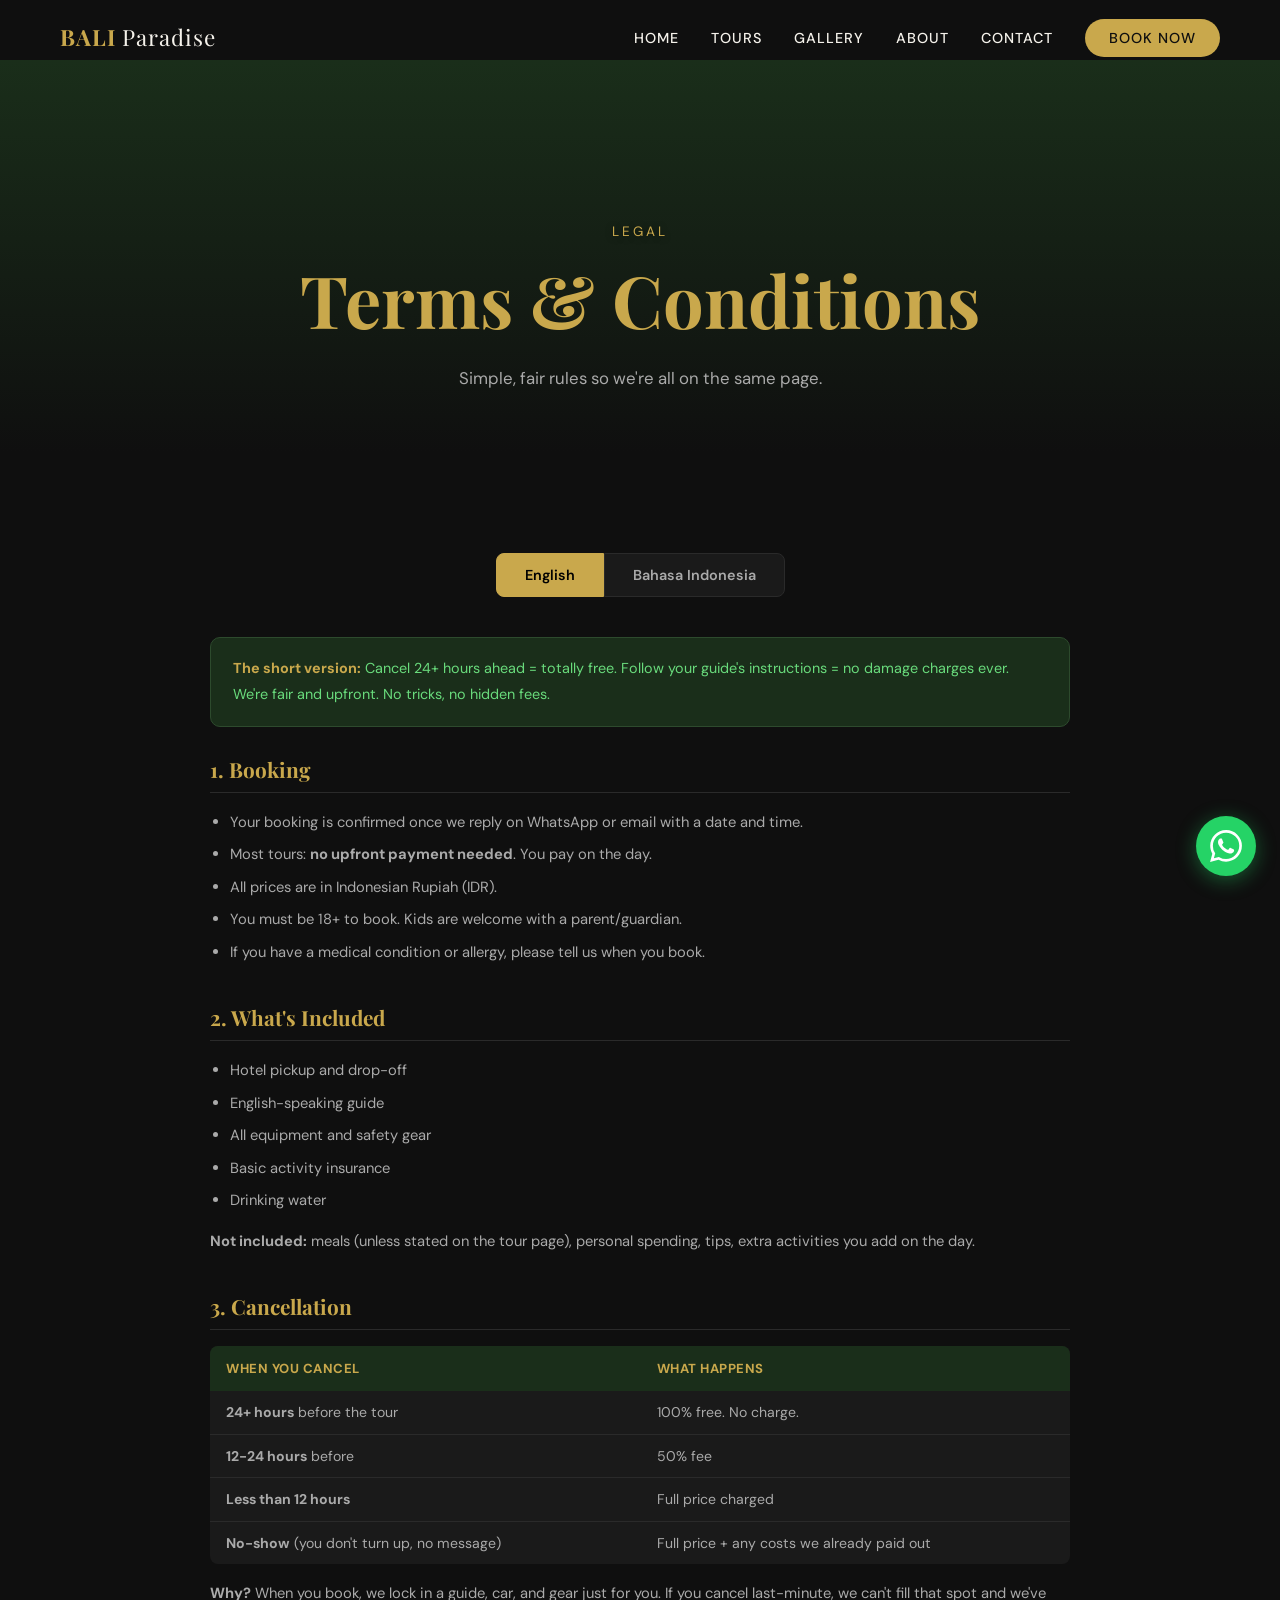
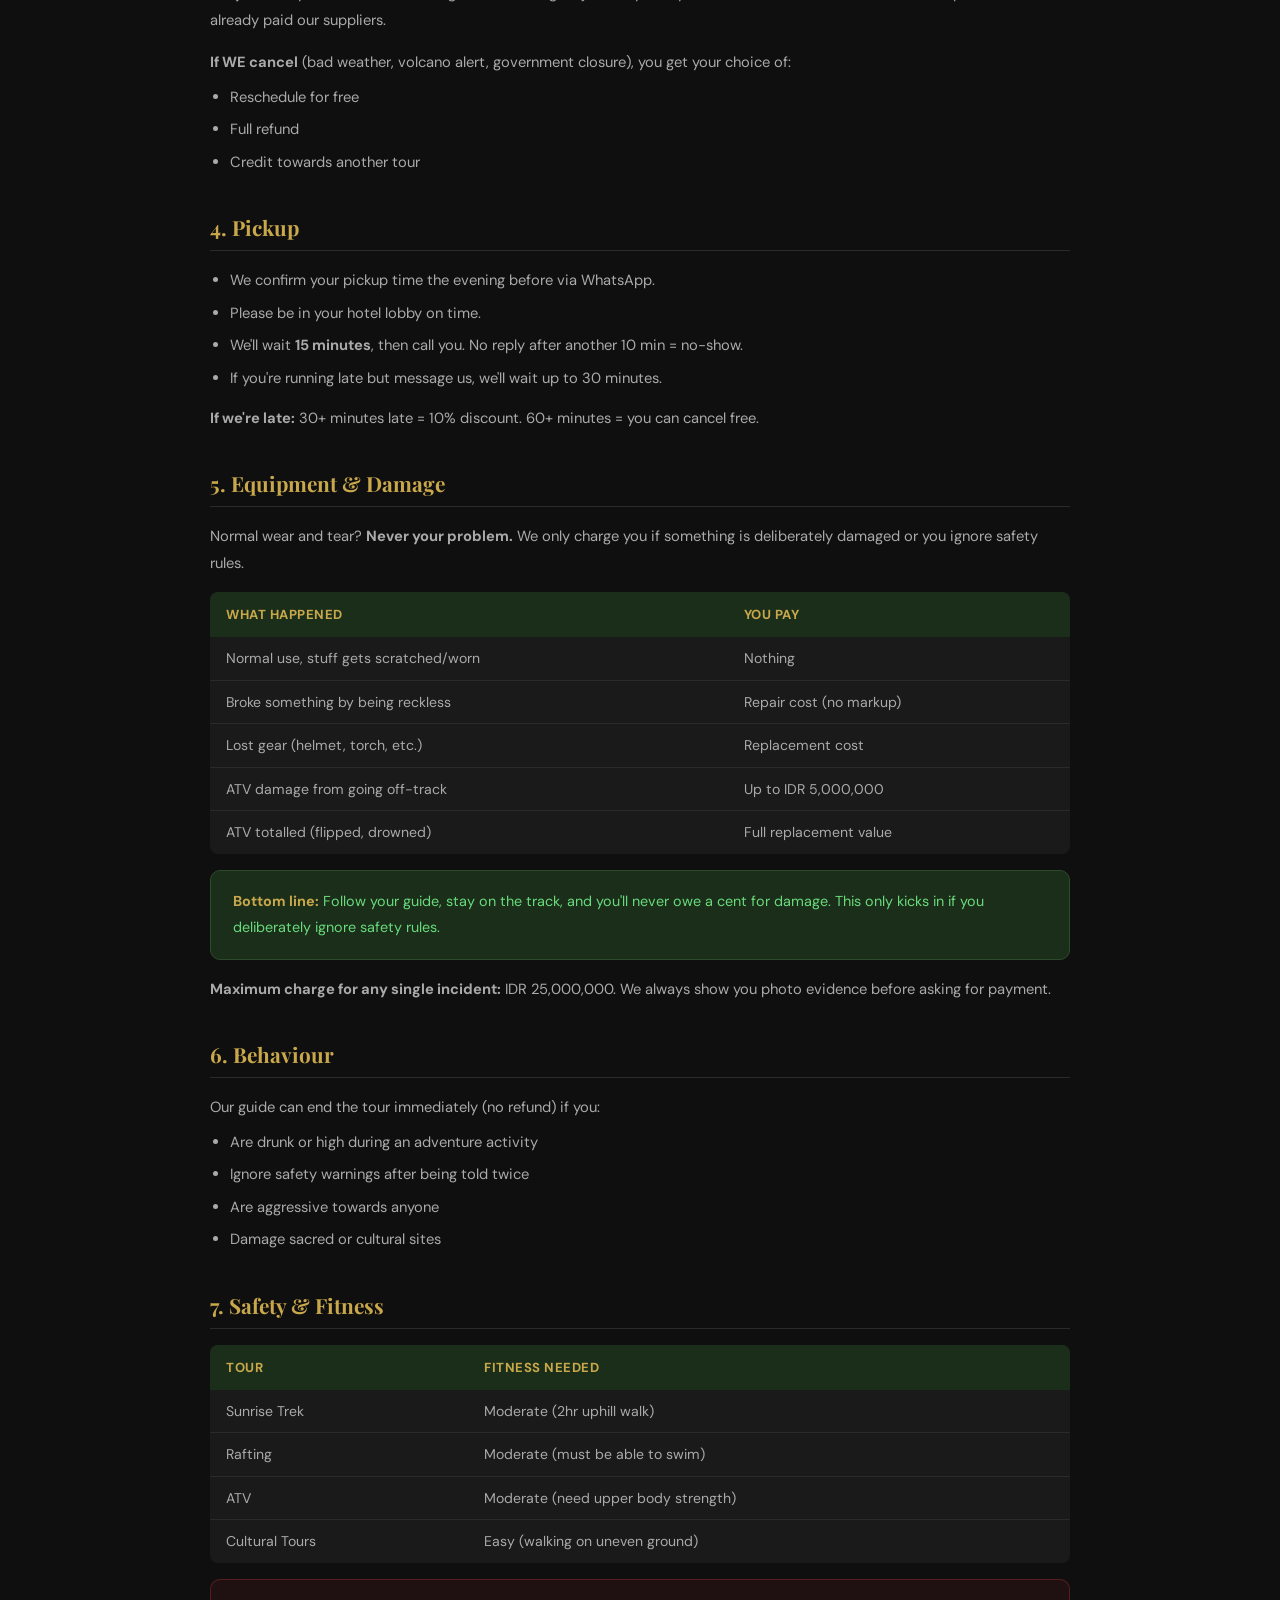
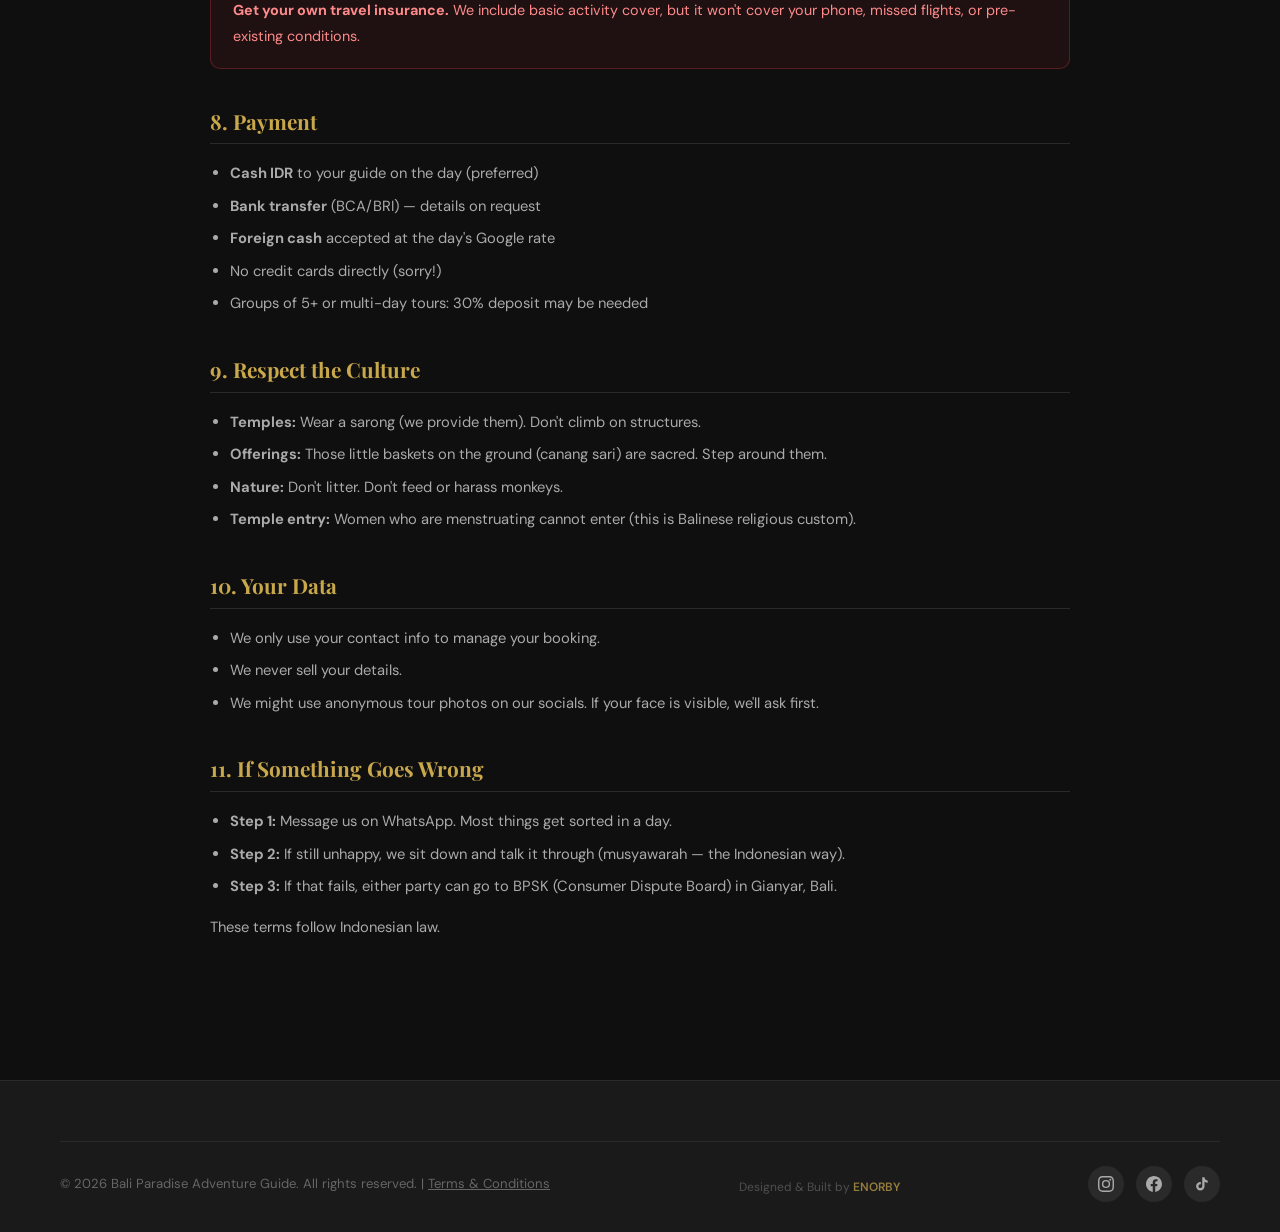
<file: terms.html>
﻿<!DOCTYPE html>
<html lang="en">
<head>
    <meta charset="UTF-8">
    <link rel="icon" href="data:image/svg+xml,<svg xmlns='http://www.w3.org/2000/svg' viewBox='0 0 100 100'><text y='.9em' font-size='90'>🌴</text></svg>">
    <meta name="color-scheme" content="dark">
    <meta name="viewport" content="width=device-width, initial-scale=1.0">
    <title>Terms & Conditions | Bali Paradise Adventure Guide</title>
    <meta name="description" content="Simple, fair booking terms and cancellation policy for Bali Paradise Adventure Guide tours.">
    <link rel="preconnect" href="https://fonts.googleapis.com">
    <link rel="preconnect" href="https://fonts.gstatic.com" crossorigin>
    <link href="https://fonts.googleapis.com/css2?family=DM+Sans:wght@400;500;600;700&family=Playfair+Display:wght@400;700;800&display=swap" rel="stylesheet">
    <link rel="stylesheet" href="css/style.css">
    <style>
        .page-hero {
            padding: 160px 0 60px;
            text-align: center;
            background: linear-gradient(to bottom, var(--bg-forest), var(--bg-primary));
        }
        .policy-container {
            max-width: 860px;
            margin: 0 auto;
        }
        .lang-toggle {
            display: flex;
            justify-content: center;
            gap: 0;
            margin-bottom: 40px;
        }
        .lang-btn {
            padding: 12px 28px;
            background: var(--bg-secondary);
            border: 1px solid var(--border-subtle);
            color: var(--text-secondary);
            font-family: 'DM Sans', sans-serif;
            font-size: 0.9rem;
            font-weight: 600;
            cursor: pointer;
            transition: all 0.3s ease;
        }
        .lang-btn:first-child {
            border-radius: 8px 0 0 8px;
        }
        .lang-btn:last-child {
            border-radius: 0 8px 8px 0;
        }
        .lang-btn.active {
            background: var(--accent-gold);
            color: #000;
            border-color: var(--accent-gold);
        }
        .lang-content { display: none; }
        .lang-content.active { display: block; }
        .policy-section {
            margin-bottom: 40px;
        }
        .policy-section h2 {
            color: var(--accent-gold);
            font-size: 1.3rem;
            margin-bottom: 16px;
            padding-bottom: 10px;
            border-bottom: 1px solid var(--border-subtle);
        }
        .policy-section p,
        .policy-section li {
            color: var(--text-secondary);
            font-size: 0.92rem;
            line-height: 1.8;
            margin-bottom: 8px;
        }
        .policy-section ul {
            padding-left: 20px;
            margin-bottom: 14px;
        }
        .policy-section li {
            margin-bottom: 6px;
        }
        .policy-table {
            width: 100%;
            border-collapse: collapse;
            margin: 16px 0;
            background: var(--bg-secondary);
            border-radius: 8px;
            overflow: hidden;
        }
        .policy-table th {
            background: var(--bg-forest);
            color: var(--accent-gold);
            padding: 12px 16px;
            text-align: left;
            font-size: 0.82rem;
            text-transform: uppercase;
            letter-spacing: 0.5px;
        }
        .policy-table td {
            padding: 10px 16px;
            border-bottom: 1px solid var(--border-subtle);
            font-size: 0.88rem;
            color: var(--text-secondary);
        }
        .policy-table tr:last-child td {
            border-bottom: none;
        }
        .highlight-box {
            background: var(--bg-forest);
            border: 1px solid var(--border-green);
            border-radius: 10px;
            padding: 18px 22px;
            margin: 16px 0;
        }
        .highlight-box p {
            color: var(--accent-green-light);
            margin-bottom: 0;
            font-size: 0.9rem;
        }
        .highlight-box strong {
            color: var(--accent-gold);
        }
        .warning-box {
            background: rgba(220, 53, 69, 0.08);
            border: 1px solid rgba(220, 53, 69, 0.3);
            border-radius: 10px;
            padding: 18px 22px;
            margin: 16px 0;
        }
        .warning-box p {
            color: #ff8a8a;
            margin-bottom: 0;
            font-size: 0.9rem;
        }
        @media (max-width: 768px) {
            .page-hero { padding: 120px 0 40px; }
            .page-hero h1 { font-size: 1.8rem; }
            .policy-table th, .policy-table td { padding: 8px 10px; font-size: 0.8rem; }
            .lang-btn { padding: 10px 20px; font-size: 0.82rem; }
        }
    </style>
</head>
<body>

    <nav class="navbar scrolled">
        <div class="nav-container">
            <a href="index.html" class="nav-logo">BALI <span>Paradise</span></a>
            <ul class="nav-links">
                <li><a href="index.html">Home</a></li>
                <li><a href="tours.html">Tours</a></li>
                <li><a href="gallery.html">Gallery</a></li>
                <li><a href="about.html">About</a></li>
                <li><a href="contact.html">Contact</a></li>
                <li><a href="booking.html" class="nav-cta">Book Now</a></li>
            </ul>
            <div class="nav-toggle"><span></span><span></span><span></span></div>
        </div>
    </nav>

    <section class="page-hero">
        <div class="container">
            <p class="hero-subtitle" style="color: var(--accent-gold); font-size: 0.85rem; text-transform: uppercase; letter-spacing: 3px; margin-bottom: 12px;">Legal</p>
            <h1>Terms & Conditions</h1>
            <p style="color: var(--text-secondary); max-width: 600px; margin: 0 auto;">Simple, fair rules so we're all on the same page.</p>
        </div>
    </section>

    <section class="section">
        <div class="container">
            <div class="policy-container">

                <!-- LANGUAGE TOGGLE -->
                <div class="lang-toggle">
                    <button class="lang-btn active" onclick="switchLang('en')">English</button>
                    <button class="lang-btn" onclick="switchLang('id')">Bahasa Indonesia</button>
                </div>

                <!-- ========== ENGLISH VERSION ========== -->
                <div id="lang-en" class="lang-content active">

                    <div class="highlight-box" style="margin-bottom: 30px;">
                        <p><strong>The short version:</strong> Cancel 24+ hours ahead = totally free. Follow your guide's instructions = no damage charges ever. We're fair and upfront. No tricks, no hidden fees.</p>
                    </div>

                    <!-- 1. BOOKING -->
                    <div class="policy-section">
                        <h2>1. Booking</h2>
                        <ul>
                            <li>Your booking is confirmed once we reply on WhatsApp or email with a date and time.</li>
                            <li>Most tours: <strong>no upfront payment needed</strong>. You pay on the day.</li>
                            <li>All prices are in Indonesian Rupiah (IDR).</li>
                            <li>You must be 18+ to book. Kids are welcome with a parent/guardian.</li>
                            <li>If you have a medical condition or allergy, please tell us when you book.</li>
                        </ul>
                    </div>

                    <!-- 2. WHAT'S INCLUDED -->
                    <div class="policy-section">
                        <h2>2. What's Included</h2>
                        <ul>
                            <li>Hotel pickup and drop-off</li>
                            <li>English-speaking guide</li>
                            <li>All equipment and safety gear</li>
                            <li>Basic activity insurance</li>
                            <li>Drinking water</li>
                        </ul>
                        <p><strong>Not included:</strong> meals (unless stated on the tour page), personal spending, tips, extra activities you add on the day.</p>
                    </div>

                    <!-- 3. CANCELLATION -->
                    <div class="policy-section">
                        <h2>3. Cancellation</h2>
                        <table class="policy-table">
                            <thead>
                                <tr>
                                    <th>When You Cancel</th>
                                    <th>What Happens</th>
                                </tr>
                            </thead>
                            <tbody>
                                <tr>
                                    <td><strong>24+ hours</strong> before the tour</td>
                                    <td>100% free. No charge.</td>
                                </tr>
                                <tr>
                                    <td><strong>12-24 hours</strong> before</td>
                                    <td>50% fee</td>
                                </tr>
                                <tr>
                                    <td><strong>Less than 12 hours</strong></td>
                                    <td>Full price charged</td>
                                </tr>
                                <tr>
                                    <td><strong>No-show</strong> (you don't turn up, no message)</td>
                                    <td>Full price + any costs we already paid out</td>
                                </tr>
                            </tbody>
                        </table>
                        <p><strong>Why?</strong> When you book, we lock in a guide, car, and gear just for you. If you cancel last-minute, we can't fill that spot and we've already paid our suppliers.</p>

                        <p style="margin-top: 16px;"><strong>If WE cancel</strong> (bad weather, volcano alert, government closure), you get your choice of:</p>
                        <ul>
                            <li>Reschedule for free</li>
                            <li>Full refund</li>
                            <li>Credit towards another tour</li>
                        </ul>
                    </div>

                    <!-- 4. PICKUP & NO-SHOWS -->
                    <div class="policy-section">
                        <h2>4. Pickup</h2>
                        <ul>
                            <li>We confirm your pickup time the evening before via WhatsApp.</li>
                            <li>Please be in your hotel lobby on time.</li>
                            <li>We'll wait <strong>15 minutes</strong>, then call you. No reply after another 10 min = no-show.</li>
                            <li>If you're running late but message us, we'll wait up to 30 minutes.</li>
                        </ul>
                        <p><strong>If we're late:</strong> 30+ minutes late = 10% discount. 60+ minutes = you can cancel free.</p>
                    </div>

                    <!-- 5. DAMAGE & CLAWBACK -->
                    <div class="policy-section">
                        <h2>5. Equipment & Damage</h2>
                        <p>Normal wear and tear? <strong>Never your problem.</strong> We only charge you if something is deliberately damaged or you ignore safety rules.</p>
                        <table class="policy-table">
                            <thead>
                                <tr>
                                    <th>What Happened</th>
                                    <th>You Pay</th>
                                </tr>
                            </thead>
                            <tbody>
                                <tr>
                                    <td>Normal use, stuff gets scratched/worn</td>
                                    <td>Nothing</td>
                                </tr>
                                <tr>
                                    <td>Broke something by being reckless</td>
                                    <td>Repair cost (no markup)</td>
                                </tr>
                                <tr>
                                    <td>Lost gear (helmet, torch, etc.)</td>
                                    <td>Replacement cost</td>
                                </tr>
                                <tr>
                                    <td>ATV damage from going off-track</td>
                                    <td>Up to IDR 5,000,000</td>
                                </tr>
                                <tr>
                                    <td>ATV totalled (flipped, drowned)</td>
                                    <td>Full replacement value</td>
                                </tr>
                            </tbody>
                        </table>
                        <div class="highlight-box">
                            <p><strong>Bottom line:</strong> Follow your guide, stay on the track, and you'll never owe a cent for damage. This only kicks in if you deliberately ignore safety rules.</p>
                        </div>
                        <p><strong>Maximum charge for any single incident:</strong> IDR 25,000,000. We always show you photo evidence before asking for payment.</p>
                    </div>

                    <!-- 6. BEHAVIOUR -->
                    <div class="policy-section">
                        <h2>6. Behaviour</h2>
                        <p>Our guide can end the tour immediately (no refund) if you:</p>
                        <ul>
                            <li>Are drunk or high during an adventure activity</li>
                            <li>Ignore safety warnings after being told twice</li>
                            <li>Are aggressive towards anyone</li>
                            <li>Damage sacred or cultural sites</li>
                        </ul>
                    </div>

                    <!-- 7. SAFETY -->
                    <div class="policy-section">
                        <h2>7. Safety & Fitness</h2>
                        <table class="policy-table">
                            <thead>
                                <tr>
                                    <th>Tour</th>
                                    <th>Fitness Needed</th>
                                </tr>
                            </thead>
                            <tbody>
                                <tr>
                                    <td>Sunrise Trek</td>
                                    <td>Moderate (2hr uphill walk)</td>
                                </tr>
                                <tr>
                                    <td>Rafting</td>
                                    <td>Moderate (must be able to swim)</td>
                                </tr>
                                <tr>
                                    <td>ATV</td>
                                    <td>Moderate (need upper body strength)</td>
                                </tr>
                                <tr>
                                    <td>Cultural Tours</td>
                                    <td>Easy (walking on uneven ground)</td>
                                </tr>
                            </tbody>
                        </table>
                        <div class="warning-box">
                            <p><strong>Get your own travel insurance.</strong> We include basic activity cover, but it won't cover your phone, missed flights, or pre-existing conditions.</p>
                        </div>
                    </div>

                    <!-- 8. PAYMENT -->
                    <div class="policy-section">
                        <h2>8. Payment</h2>
                        <ul>
                            <li><strong>Cash IDR</strong> to your guide on the day (preferred)</li>
                            <li><strong>Bank transfer</strong> (BCA/BRI) — details on request</li>
                            <li><strong>Foreign cash</strong> accepted at the day's Google rate</li>
                            <li>No credit cards directly (sorry!)</li>
                            <li>Groups of 5+ or multi-day tours: 30% deposit may be needed</li>
                        </ul>
                    </div>

                    <!-- 9. CULTURAL RESPECT -->
                    <div class="policy-section">
                        <h2>9. Respect the Culture</h2>
                        <ul>
                            <li><strong>Temples:</strong> Wear a sarong (we provide them). Don't climb on structures.</li>
                            <li><strong>Offerings:</strong> Those little baskets on the ground (canang sari) are sacred. Step around them.</li>
                            <li><strong>Nature:</strong> Don't litter. Don't feed or harass monkeys.</li>
                            <li><strong>Temple entry:</strong> Women who are menstruating cannot enter (this is Balinese religious custom).</li>
                        </ul>
                    </div>

                    <!-- 10. PRIVACY -->
                    <div class="policy-section">
                        <h2>10. Your Data</h2>
                        <ul>
                            <li>We only use your contact info to manage your booking.</li>
                            <li>We never sell your details.</li>
                            <li>We might use anonymous tour photos on our socials. If your face is visible, we'll ask first.</li>
                        </ul>
                    </div>

                    <!-- 11. PROBLEMS -->
                    <div class="policy-section">
                        <h2>11. If Something Goes Wrong</h2>
                        <ul>
                            <li><strong>Step 1:</strong> Message us on WhatsApp. Most things get sorted in a day.</li>
                            <li><strong>Step 2:</strong> If still unhappy, we sit down and talk it through (musyawarah — the Indonesian way).</li>
                            <li><strong>Step 3:</strong> If that fails, either party can go to BPSK (Consumer Dispute Board) in Gianyar, Bali.</li>
                        </ul>
                        <p>These terms follow Indonesian law.</p>
                    </div>

                </div>

                <!-- ========== BAHASA INDONESIA VERSION ========== -->
                <div id="lang-id" class="lang-content">

                    <div class="highlight-box" style="margin-bottom: 30px;">
                        <p><strong>Ringkasan singkat:</strong> Batalkan 24+ jam sebelumnya = gratis sepenuhnya. Ikuti instruksi pemandu = tidak ada biaya kerusakan. Kami adil dan transparan. Tidak ada trik, tidak ada biaya tersembunyi.</p>
                    </div>

                    <!-- 1. PEMESANAN -->
                    <div class="policy-section">
                        <h2>1. Pemesanan</h2>
                        <ul>
                            <li>Pemesanan Anda dikonfirmasi setelah kami membalas via WhatsApp atau email dengan tanggal dan waktu.</li>
                            <li>Sebagian besar tur: <strong>tidak perlu bayar di muka</strong>. Bayar di hari H.</li>
                            <li>Semua harga dalam Rupiah Indonesia (IDR).</li>
                            <li>Anda harus berusia 18+ untuk memesan. Anak-anak boleh ikut dengan orang tua/wali.</li>
                            <li>Jika Anda memiliki kondisi medis atau alergi, mohon beritahu kami saat memesan.</li>
                        </ul>
                    </div>

                    <!-- 2. YANG TERMASUK -->
                    <div class="policy-section">
                        <h2>2. Yang Termasuk</h2>
                        <ul>
                            <li>Jemput dan antar ke hotel</li>
                            <li>Pemandu berbahasa Inggris</li>
                            <li>Semua peralatan dan perlengkapan keselamatan</li>
                            <li>Asuransi aktivitas dasar</li>
                            <li>Air minum</li>
                        </ul>
                        <p><strong>Tidak termasuk:</strong> makanan (kecuali tertera di halaman tur), pengeluaran pribadi, tip, aktivitas tambahan di hari H.</p>
                    </div>

                    <!-- 3. PEMBATALAN -->
                    <div class="policy-section">
                        <h2>3. Pembatalan</h2>
                        <table class="policy-table">
                            <thead>
                                <tr>
                                    <th>Kapan Anda Membatalkan</th>
                                    <th>Yang Terjadi</th>
                                </tr>
                            </thead>
                            <tbody>
                                <tr>
                                    <td><strong>24+ jam</strong> sebelum tur</td>
                                    <td>100% gratis. Tidak ada biaya.</td>
                                </tr>
                                <tr>
                                    <td><strong>12-24 jam</strong> sebelum</td>
                                    <td>Biaya 50%</td>
                                </tr>
                                <tr>
                                    <td><strong>Kurang dari 12 jam</strong></td>
                                    <td>Harga penuh dikenakan</td>
                                </tr>
                                <tr>
                                    <td><strong>Tidak hadir</strong> (tidak datang, tidak ada pesan)</td>
                                    <td>Harga penuh + biaya yang sudah kami keluarkan</td>
                                </tr>
                            </tbody>
                        </table>
                        <p><strong>Mengapa?</strong> Saat Anda memesan, kami sudah menyiapkan pemandu, mobil, dan peralatan khusus untuk Anda. Jika Anda membatalkan mendadak, kami tidak bisa mengisi slot itu dan kami sudah membayar pemasok kami.</p>

                        <p style="margin-top: 16px;"><strong>Jika KAMI membatalkan</strong> (cuaca buruk, peringatan gunung berapi, penutupan pemerintah), Anda mendapat pilihan:</p>
                        <ul>
                            <li>Jadwal ulang gratis</li>
                            <li>Pengembalian dana penuh</li>
                            <li>Kredit untuk tur lain</li>
                        </ul>
                    </div>

                    <!-- 4. PENJEMPUTAN -->
                    <div class="policy-section">
                        <h2>4. Penjemputan</h2>
                        <ul>
                            <li>Kami konfirmasi waktu jemput malam sebelumnya via WhatsApp.</li>
                            <li>Mohon sudah siap di lobi hotel tepat waktu.</li>
                            <li>Kami tunggu <strong>15 menit</strong>, lalu menelepon Anda. Tidak ada jawaban setelah 10 menit lagi = dianggap tidak hadir.</li>
                            <li>Jika Anda terlambat tapi menghubungi kami, kami akan menunggu sampai 30 menit.</li>
                        </ul>
                        <p><strong>Jika kami terlambat:</strong> 30+ menit = diskon 10%. 60+ menit = Anda bisa membatalkan gratis.</p>
                    </div>

                    <!-- 5. KERUSAKAN -->
                    <div class="policy-section">
                        <h2>5. Peralatan & Kerusakan</h2>
                        <p>Keausan normal? <strong>Bukan masalah Anda.</strong> Kami hanya mengenakan biaya jika sesuatu sengaja dirusak atau Anda mengabaikan aturan keselamatan.</p>
                        <table class="policy-table">
                            <thead>
                                <tr>
                                    <th>Apa yang Terjadi</th>
                                    <th>Yang Anda Bayar</th>
                                </tr>
                            </thead>
                            <tbody>
                                <tr>
                                    <td>Penggunaan normal, lecet/aus</td>
                                    <td>Tidak ada</td>
                                </tr>
                                <tr>
                                    <td>Rusak karena ceroboh</td>
                                    <td>Biaya perbaikan (tanpa markup)</td>
                                </tr>
                                <tr>
                                    <td>Peralatan hilang (helm, senter, dll.)</td>
                                    <td>Biaya penggantian</td>
                                </tr>
                                <tr>
                                    <td>Kerusakan ATV karena keluar jalur</td>
                                    <td>Sampai IDR 5.000.000</td>
                                </tr>
                                <tr>
                                    <td>ATV hancur total (terguling, tenggelam)</td>
                                    <td>Nilai penggantian penuh</td>
                                </tr>
                            </tbody>
                        </table>
                        <div class="highlight-box">
                            <p><strong>Intinya:</strong> Ikuti pemandu Anda, tetap di jalur, dan Anda tidak akan pernah dikenakan biaya kerusakan. Ini hanya berlaku jika Anda sengaja mengabaikan aturan keselamatan.</p>
                        </div>
                        <p><strong>Biaya maksimum untuk satu insiden:</strong> IDR 25.000.000. Kami selalu menunjukkan bukti foto sebelum meminta pembayaran.</p>
                    </div>

                    <!-- 6. PERILAKU -->
                    <div class="policy-section">
                        <h2>6. Perilaku</h2>
                        <p>Pemandu kami dapat mengakhiri tur segera (tanpa pengembalian dana) jika Anda:</p>
                        <ul>
                            <li>Mabuk atau di bawah pengaruh narkoba selama aktivitas petualangan</li>
                            <li>Mengabaikan peringatan keselamatan setelah ditegur dua kali</li>
                            <li>Bersikap agresif terhadap siapa pun</li>
                            <li>Merusak situs suci atau budaya</li>
                        </ul>
                    </div>

                    <!-- 7. KESELAMATAN -->
                    <div class="policy-section">
                        <h2>7. Keselamatan & Kebugaran</h2>
                        <table class="policy-table">
                            <thead>
                                <tr>
                                    <th>Tur</th>
                                    <th>Kebugaran yang Dibutuhkan</th>
                                </tr>
                            </thead>
                            <tbody>
                                <tr>
                                    <td>Pendakian Matahari Terbit</td>
                                    <td>Sedang (jalan menanjak 2 jam)</td>
                                </tr>
                                <tr>
                                    <td>Arung Jeram</td>
                                    <td>Sedang (harus bisa berenang)</td>
                                </tr>
                                <tr>
                                    <td>ATV</td>
                                    <td>Sedang (perlu kekuatan tubuh bagian atas)</td>
                                </tr>
                                <tr>
                                    <td>Tur Budaya</td>
                                    <td>Mudah (berjalan di permukaan tidak rata)</td>
                                </tr>
                            </tbody>
                        </table>
                        <div class="warning-box">
                            <p><strong>Dapatkan asuransi perjalanan Anda sendiri.</strong> Kami menyertakan perlindungan aktivitas dasar, tetapi tidak mencakup ponsel Anda, penerbangan yang terlewat, atau kondisi medis yang sudah ada.</p>
                        </div>
                    </div>

                    <!-- 8. PEMBAYARAN -->
                    <div class="policy-section">
                        <h2>8. Pembayaran</h2>
                        <ul>
                            <li><strong>Tunai IDR</strong> kepada pemandu di hari H (pilihan utama)</li>
                            <li><strong>Transfer bank</strong> (BCA/BRI) — detail atas permintaan</li>
                            <li><strong>Uang asing</strong> diterima dengan kurs Google hari itu</li>
                            <li>Kartu kredit tidak diterima langsung (maaf!)</li>
                            <li>Grup 5+ orang atau tur multi-hari: deposit 30% mungkin diperlukan</li>
                        </ul>
                    </div>

                    <!-- 9. HORMATI BUDAYA -->
                    <div class="policy-section">
                        <h2>9. Hormati Budaya</h2>
                        <ul>
                            <li><strong>Pura:</strong> Kenakan sarung (kami sediakan). Jangan memanjat struktur pura.</li>
                            <li><strong>Sesajen:</strong> Keranjang kecil di tanah (canang sari) itu suci. Langkahi dengan hati-hati.</li>
                            <li><strong>Alam:</strong> Jangan buang sampah. Jangan memberi makan atau mengganggu monyet.</li>
                            <li><strong>Masuk pura:</strong> Wanita yang sedang menstruasi tidak boleh masuk (ini adalah adat agama Bali).</li>
                        </ul>
                    </div>

                    <!-- 10. PRIVASI -->
                    <div class="policy-section">
                        <h2>10. Data Anda</h2>
                        <ul>
                            <li>Kami hanya menggunakan info kontak Anda untuk mengatur pemesanan.</li>
                            <li>Kami tidak pernah menjual data Anda.</li>
                            <li>Kami mungkin menggunakan foto tur anonim di media sosial kami. Jika wajah Anda terlihat, kami akan minta izin dulu.</li>
                        </ul>
                    </div>

                    <!-- 11. MASALAH -->
                    <div class="policy-section">
                        <h2>11. Jika Ada Masalah</h2>
                        <ul>
                            <li><strong>Langkah 1:</strong> Hubungi kami via WhatsApp. Sebagian besar masalah selesai dalam sehari.</li>
                            <li><strong>Langkah 2:</strong> Jika masih belum puas, kita duduk bersama dan bicarakan (musyawarah).</li>
                            <li><strong>Langkah 3:</strong> Jika gagal, bisa mengajukan ke BPSK (Badan Penyelesaian Sengketa Konsumen) di Gianyar, Bali.</li>
                        </ul>
                        <p>Syarat dan ketentuan ini mengikuti hukum Republik Indonesia (UU No. 8/1999 tentang Perlindungan Konsumen, UU No. 10/2009 tentang Kepariwisataan).</p>
                    </div>

                </div>

            </div>
        </div>
    </section>

    <footer class="footer">
        <div class="container">
            <div class="footer-bottom">
                <p>&copy; 2026 Bali Paradise Adventure Guide. All rights reserved. | <a href="terms.html" style="color: var(--text-muted); text-decoration: underline;">Terms & Conditions</a></p>
                <p style="margin-top: 8px; font-size: 0.75rem; color: var(--text-muted); opacity: 0.7;">Designed &amp; Built by <a href="https://enorby.co.nz" target="_blank" rel="noopener" style="color: var(--accent-gold); text-decoration: none; font-weight: 600;">ENORBY</a></p>
                <div class="footer-social">
                    <a href="https://www.instagram.com/dekwan88_bali?igsh=MWc0OXJmOGVra2kwZA==" aria-label="Instagram" target="_blank" rel="noopener"><svg viewBox="0 0 24 24"><path d="M12 2.163c3.204 0 3.584.012 4.85.07 3.252.148 4.771 1.691 4.919 4.919.058 1.265.069 1.645.069 4.849 0 3.205-.012 3.584-.069 4.849-.149 3.225-1.664 4.771-4.919 4.919-1.266.058-1.644.07-4.85.07-3.204 0-3.584-.012-4.849-.07-3.26-.149-4.771-1.699-4.919-4.92-.058-1.265-.07-1.644-.07-4.849 0-3.204.013-3.583.07-4.849.149-3.227 1.664-4.771 4.919-4.919 1.266-.057 1.645-.069 4.849-.069zM12 0C8.741 0 8.333.014 7.053.072 2.695.272.273 2.69.073 7.052.014 8.333 0 8.741 0 12c0 3.259.014 3.668.072 4.948.2 4.358 2.618 6.78 6.98 6.98C8.333 23.986 8.741 24 12 24c3.259 0 3.668-.014 4.948-.072 4.354-.2 6.782-2.618 6.979-6.98.059-1.28.073-1.689.073-4.948 0-3.259-.014-3.667-.072-4.947-.196-4.354-2.617-6.78-6.979-6.98C15.668.014 15.259 0 12 0zm0 5.838a6.162 6.162 0 100 12.324 6.162 6.162 0 000-12.324zM12 16a4 4 0 110-8 4 4 0 010 8zm6.406-11.845a1.44 1.44 0 100 2.881 1.44 1.44 0 000-2.881z"/></svg></a>
                    <a href="#" aria-label="Facebook"><svg viewBox="0 0 24 24"><path d="M24 12.073c0-6.627-5.373-12-12-12s-12 5.373-12 12c0 5.99 4.388 10.954 10.125 11.854v-8.385H7.078v-3.47h3.047V9.43c0-3.007 1.792-4.669 4.533-4.669 1.312 0 2.686.235 2.686.235v2.953H15.83c-1.491 0-1.956.925-1.956 1.874v2.25h3.328l-.532 3.47h-2.796v8.385C19.612 23.027 24 18.062 24 12.073z"/></svg></a><a href="https://www.tiktok.com/@dekwan_baliholydays?_r=1&_t=ZS-98ZLaAki8Pc" aria-label="TikTok" target="_blank" rel="noopener"><svg viewBox="0 0 24 24" fill="currentColor"><path d="M19.59 6.69a4.83 4.83 0 01-3.77-4.25V2h-3.45v13.67a2.89 2.89 0 01-2.88 2.5 2.89 2.89 0 01-2.89-2.89 2.89 2.89 0 012.89-2.89c.28 0 .54.04.79.1V9.01a6.33 6.33 0 00-.79-.05 6.34 6.34 0 00-6.34 6.34 6.34 6.34 0 006.34 6.34 6.34 6.34 0 006.33-6.34V8.69a8.15 8.15 0 004.79 1.54V6.79a4.86 4.86 0 01-1.02-.1z"/></svg></a>
                </div>
            </div>
        </div>
    </footer>

    <a href="https://wa.me/6281999235447?text=Hi!%20I'm%20interested%20in%20booking%20a%20tour." target="_blank" class="whatsapp-float" aria-label="Chat on WhatsApp">
        <svg viewBox="0 0 24 24"><path d="M17.472 14.382c-.297-.149-1.758-.867-2.03-.967-.273-.099-.471-.148-.67.15-.197.297-.767.966-.94 1.164-.173.199-.347.223-.644.075-.297-.15-1.255-.463-2.39-1.475-.883-.788-1.48-1.761-1.653-2.059-.173-.297-.018-.458.13-.606.134-.133.298-.347.446-.52.149-.174.198-.298.298-.497.099-.198.05-.371-.025-.52-.075-.149-.669-1.612-.916-2.207-.242-.579-.487-.5-.669-.51-.173-.008-.371-.01-.57-.01-.198 0-.52.074-.792.372-.272.297-1.04 1.016-1.04 2.479 0 1.462 1.065 2.875 1.213 3.074.149.198 2.096 3.2 5.077 4.487.709.306 1.262.489 1.694.625.712.227 1.36.195 1.871.118.571-.085 1.758-.719 2.006-1.413.248-.694.248-1.289.173-1.413-.074-.124-.272-.198-.57-.347m-5.421 7.403h-.004a9.87 9.87 0 01-5.031-1.378l-.361-.214-3.741.982.998-3.648-.235-.374a9.86 9.86 0 01-1.51-5.26c.001-5.45 4.436-9.884 9.888-9.884 2.64 0 5.122 1.03 6.988 2.898a9.825 9.825 0 012.893 6.994c-.003 5.45-4.437 9.884-9.885 9.884m8.413-18.297A11.815 11.815 0 0012.05 0C5.495 0 .16 5.335.157 11.892c0 2.096.547 4.142 1.588 5.945L.057 24l6.305-1.654a11.882 11.882 0 005.683 1.448h.005c6.554 0 11.89-5.335 11.893-11.893a11.821 11.821 0 00-3.48-8.413z"/></svg>
    </a>

    <script src="js/main.js"></script>
    <script>
        function switchLang(lang) {
            document.querySelectorAll('.lang-content').forEach(el => el.classList.remove('active'));
            document.querySelectorAll('.lang-btn').forEach(el => el.classList.remove('active'));
            document.getElementById('lang-' + lang).classList.add('active');
            document.querySelector('[onclick="switchLang(\'' + lang + '\')"]').classList.add('active');
            document.documentElement.lang = lang === 'id' ? 'id' : 'en';
        }
    </script>
</body>
</html>
</file>
<file: css/style.css>
/* ==============================
   BALI PARADISE ADVENTURE GUIDE
   Main Stylesheet
   ============================== */

:root {
    color-scheme: dark;
    accent-color: #69db7c;
    --bg-primary: #0f0f0f;
    --bg-secondary: #1a1a1a;
    --bg-card: #1a1a1a;
    --bg-forest: #1a2e1a;
    --accent-gold: #c9a84c;
    --accent-gold-hover: #e0bf5f;
    --accent-green: #4a7c59;
    --accent-green-light: #69db7c;
    --text-primary: #f5f2eb;
    --text-secondary: #aaa;
    --text-muted: #666;
    --border-subtle: #2a2a2a;
    --border-green: #2d4a2d;
    --whatsapp-green: #25D366;
    --shadow: 0 4px 30px rgba(0,0,0,0.4);
    --radius: 12px;
    --transition: all 0.3s ease;
}

* {
    margin: 0;
    padding: 0;
    box-sizing: border-box;
}

html {
    scroll-behavior: smooth;
}

body {
    font-family: 'DM Sans', sans-serif;
    background: var(--bg-primary);
    color: var(--text-primary);
    line-height: 1.6;
    overflow-x: hidden;
}

/* Typography */
h1, h2, h3, h4 {
    font-family: 'Playfair Display', serif;
    font-weight: 700;
    line-height: 1.2;
}

h1 { font-size: clamp(2.5rem, 6vw, 4.5rem); }
h2 { font-size: clamp(1.8rem, 4vw, 3rem); }
h3 { font-size: clamp(1.2rem, 2.5vw, 1.6rem); }

p {
    color: var(--text-secondary);
    font-size: 1rem;
    line-height: 1.8;
}

a {
    color: var(--accent-gold);
    text-decoration: none;
    transition: var(--transition);
}

a:hover {
    color: var(--accent-gold-hover);
}

img {
    max-width: 100%;
    height: auto;
    display: block;
}

/* Container */
.container {
    max-width: 1200px;
    margin: 0 auto;
    padding: 0 20px;
}

/* ==============================
   NAVIGATION
   ============================== */
.navbar {
    position: fixed;
    top: 0;
    left: 0;
    right: 0;
    z-index: 1000;
    padding: 20px 0;
    transition: var(--transition);
}

.navbar.scrolled {
    background: rgba(15, 15, 15, 0.95);
    -webkit-backdrop-filter: blur(10px);
    backdrop-filter: blur(10px);
    padding: 12px 0;
    border-bottom: 1px solid var(--border-subtle);
}

.nav-container {
    max-width: 1200px;
    margin: 0 auto;
    padding: 0 20px;
    display: flex;
    justify-content: space-between;
    align-items: center;
}

.nav-logo {
    font-family: 'Playfair Display', serif;
    font-size: 1.4rem;
    color: var(--accent-gold);
    font-weight: 700;
    letter-spacing: 1px;
}

.nav-logo span {
    color: var(--text-primary);
    font-weight: 400;
}

.nav-links {
    display: flex;
    list-style: none;
    gap: 32px;
}

.nav-links a {
    color: var(--text-primary);
    font-size: 0.9rem;
    font-weight: 500;
    text-transform: uppercase;
    letter-spacing: 1px;
    position: relative;
}

.nav-links a::after {
    content: '';
    position: absolute;
    bottom: -4px;
    left: 0;
    width: 0;
    height: 2px;
    background: var(--accent-gold);
    transition: var(--transition);
}

.nav-links a:hover::after,
.nav-links a.active::after {
    width: 100%;
}

.nav-cta {
    background: var(--accent-gold);
    color: var(--bg-primary) !important;
    padding: 10px 24px;
    border-radius: 30px;
    font-weight: 600;
    font-size: 0.85rem;
}

.nav-cta:hover {
    background: var(--accent-gold-hover);
    transform: translateY(-2px);
}

.nav-cta::after {
    display: none !important;
}

/* Mobile menu */
.nav-toggle {
    display: none;
    flex-direction: column;
    gap: 5px;
    cursor: pointer;
    padding: 5px;
}

.nav-toggle span {
    width: 25px;
    height: 2px;
    background: var(--text-primary);
    transition: var(--transition);
}

.nav-toggle.active span:nth-child(1) {
    transform: rotate(45deg) translate(5px, 5px);
}

.nav-toggle.active span:nth-child(2) {
    opacity: 0;
}

.nav-toggle.active span:nth-child(3) {
    transform: rotate(-45deg) translate(5px, -5px);
}

/* ==============================
   HERO SECTION
   ============================== */
.hero {
    position: relative;
    height: 100vh;
    min-height: 600px;
    display: flex;
    align-items: center;
    justify-content: center;
    overflow: hidden;
}

.hero-bg {
    position: absolute;
    inset: 0;
    background-size: cover;
    background-position: center 20%;
    background-repeat: no-repeat;
}

.hero-bg::after {
    content: '';
    position: absolute;
    inset: 0;
    background: linear-gradient(
        to bottom,
        rgba(0,0,0,0.5) 0%,
        rgba(0,0,0,0.55) 35%,
        rgba(0,0,0,0.65) 60%,
        rgba(15,15,15,1) 100%
    );
}

.hero-content {
    position: relative;
    z-index: 2;
    text-align: center;
    max-width: 800px;
    padding: 0 20px;
}

.hero-subtitle {
    font-size: 0.9rem;
    text-transform: uppercase;
    letter-spacing: 4px;
    color: var(--accent-gold);
    margin-bottom: 16px;
    text-shadow: 0 1px 6px rgba(0,0,0,0.5);
}

.hero h1 {
    margin-bottom: 20px;
    color: #ffffff;
    text-shadow: 0 2px 10px rgba(0,0,0,0.8), 0 4px 40px rgba(0,0,0,0.5);
}

.hero p {
    font-size: 1.15rem;
    color: rgba(255,255,255,0.95);
    margin-bottom: 36px;
    max-width: 600px;
    margin-left: auto;
    margin-right: auto;
    text-shadow: 0 1px 8px rgba(0,0,0,0.6);
}

.hero-buttons {
    display: flex;
    gap: 16px;
    justify-content: center;
    flex-wrap: wrap;
}

/* Scroll indicator */
.scroll-indicator {
    position: absolute;
    bottom: 40px;
    left: 50%;
    transform: translateX(-50%);
    z-index: 2;
    animation: bounce 2s infinite;
}

.scroll-indicator span {
    display: block;
    width: 24px;
    height: 38px;
    border: 2px solid rgba(255,255,255,0.4);
    border-radius: 12px;
    position: relative;
}

.scroll-indicator span::after {
    content: '';
    position: absolute;
    top: 6px;
    left: 50%;
    transform: translateX(-50%);
    width: 4px;
    height: 8px;
    background: var(--accent-gold);
    border-radius: 2px;
    animation: scrollDown 2s infinite;
}

@keyframes bounce {
    0%, 100% { transform: translateX(-50%) translateY(0); }
    50% { transform: translateX(-50%) translateY(10px); }
}

@keyframes scrollDown {
    0% { opacity: 1; top: 6px; }
    100% { opacity: 0; top: 20px; }
}

/* ==============================
   BUTTONS
   ============================== */
.btn {
    display: inline-flex;
    align-items: center;
    gap: 8px;
    padding: 14px 32px;
    border-radius: 30px;
    font-size: 0.9rem;
    font-weight: 600;
    text-transform: uppercase;
    letter-spacing: 1px;
    border: none;
    cursor: pointer;
    transition: var(--transition);
}

.btn-primary {
    background: var(--accent-gold);
    color: var(--bg-primary);
}

.btn-primary:hover {
    background: var(--accent-gold-hover);
    transform: translateY(-3px);
    box-shadow: 0 10px 30px rgba(201, 168, 76, 0.3);
    color: var(--bg-primary);
}

.btn-outline {
    background: transparent;
    color: var(--text-primary);
    border: 2px solid rgba(255,255,255,0.3);
}

.btn-outline:hover {
    border-color: var(--accent-gold);
    color: var(--accent-gold);
    transform: translateY(-3px);
}

.btn-whatsapp {
    background: var(--whatsapp-green);
    color: white;
}

.btn-whatsapp:hover {
    background: #20ba5a;
    transform: translateY(-3px);
    box-shadow: 0 10px 30px rgba(37, 211, 102, 0.3);
    color: white;
}

/* ==============================
   TRUST BAR
   ============================== */
.trust-bar {
    background: var(--bg-secondary);
    border-top: 1px solid var(--border-subtle);
    border-bottom: 1px solid var(--border-subtle);
    padding: 24px 0;
}

.trust-items {
    display: flex;
    justify-content: center;
    gap: 40px;
    flex-wrap: wrap;
}

.trust-item {
    display: flex;
    align-items: center;
    gap: 10px;
    color: var(--text-secondary);
    font-size: 0.9rem;
}

.trust-item svg {
    width: 20px;
    height: 20px;
    fill: var(--accent-gold);
}

/* ==============================
   SECTIONS
   ============================== */
.section {
    padding: 100px 0;
}

.section-header {
    text-align: center;
    margin-bottom: 60px;
}

.section-header .label {
    font-size: 0.85rem;
    text-transform: uppercase;
    letter-spacing: 3px;
    color: var(--accent-gold);
    margin-bottom: 12px;
}

.section-header h2 {
    margin-bottom: 16px;
}

.section-header p {
    max-width: 600px;
    margin: 0 auto;
}

/* ==============================
   TOUR CARDS
   ============================== */
.tours-grid {
    display: grid;
    grid-template-columns: repeat(auto-fit, minmax(340px, 1fr));
    gap: 30px;
}

.tour-card {
    background: var(--bg-card);
    border: 1px solid var(--border-subtle);
    border-radius: var(--radius);
    overflow: hidden;
    transition: var(--transition);
    position: relative;
}

.tour-card:hover {
    transform: translateY(-8px);
    box-shadow: var(--shadow);
    border-color: var(--border-green);
}

.tour-card-image {
    position: relative;
    height: 220px;
    overflow: hidden;
}

.tour-card-image img {
    width: 100%;
    height: 100%;
    object-fit: cover;
    transition: transform 0.5s ease;
}

.tour-card:hover .tour-card-image img {
    transform: scale(1.05);
}

.tour-card-badge {
    position: absolute;
    top: 16px;
    left: 16px;
    background: var(--accent-gold);
    color: var(--bg-primary);
    padding: 4px 12px;
    border-radius: 20px;
    font-size: 0.75rem;
    font-weight: 700;
    text-transform: uppercase;
}

.tour-card-difficulty {
    position: absolute;
    top: 16px;
    right: 16px;
    background: rgba(0,0,0,0.7);
    color: var(--text-primary);
    padding: 4px 12px;
    border-radius: 20px;
    font-size: 0.75rem;
    -webkit-backdrop-filter: blur(4px);
    backdrop-filter: blur(4px);
}

.tour-card-body {
    padding: 24px;
}

.tour-card-body h3 {
    margin-bottom: 8px;
    color: var(--text-primary);
}

.tour-card-body p {
    font-size: 0.9rem;
    margin-bottom: 16px;
    display: -webkit-box;
    -webkit-line-clamp: 2;
    -webkit-box-orient: vertical;
    overflow: hidden;
}

.tour-card-meta {
    display: flex;
    gap: 16px;
    margin-bottom: 16px;
    flex-wrap: wrap;
}

.tour-card-meta span {
    display: flex;
    align-items: center;
    gap: 6px;
    font-size: 0.82rem;
    color: var(--text-muted);
}

.tour-card-meta svg {
    width: 14px;
    height: 14px;
    fill: var(--accent-green);
}

.tour-card-footer {
    display: flex;
    justify-content: space-between;
    align-items: center;
    padding-top: 16px;
    border-top: 1px solid var(--border-subtle);
}

.tour-price {
    font-size: 0.82rem;
    color: var(--text-muted);
}

.tour-price strong {
    font-size: 1.2rem;
    color: var(--accent-gold);
    display: block;
}

.tour-card-footer .btn {
    padding: 10px 20px;
    font-size: 0.8rem;
}

/* ==============================
   WHY CHOOSE US
   ============================== */
.features-grid {
    display: grid;
    grid-template-columns: repeat(auto-fit, minmax(250px, 1fr));
    gap: 30px;
}

.feature-card {
    text-align: center;
    padding: 40px 24px;
    background: var(--bg-card);
    border: 1px solid var(--border-subtle);
    border-radius: var(--radius);
    transition: var(--transition);
}

.feature-card:hover {
    border-color: var(--accent-gold);
    transform: translateY(-4px);
}

.feature-icon {
    width: 60px;
    height: 60px;
    margin: 0 auto 20px;
    background: var(--bg-forest);
    border-radius: 50%;
    display: flex;
    align-items: center;
    justify-content: center;
}

.feature-icon svg {
    width: 28px;
    height: 28px;
    fill: var(--accent-gold);
}

.feature-card h3 {
    margin-bottom: 10px;
    font-size: 1.1rem;
}

.feature-card p {
    font-size: 0.88rem;
}

/* ==============================
   TESTIMONIALS
   ============================== */
.testimonials-grid {
    display: grid;
    grid-template-columns: repeat(auto-fit, minmax(320px, 1fr));
    gap: 30px;
}

.testimonial-card {
    background: var(--bg-card);
    border: 1px solid var(--border-subtle);
    border-radius: var(--radius);
    padding: 32px;
    position: relative;
}

.testimonial-card::before {
    content: '\201C';
    font-family: 'Playfair Display', serif;
    font-size: 4rem;
    color: var(--accent-gold);
    opacity: 0.3;
    position: absolute;
    top: 16px;
    left: 24px;
    line-height: 1;
}

.testimonial-stars {
    color: var(--accent-gold);
    font-size: 1rem;
    margin-bottom: 16px;
}

.testimonial-text {
    font-size: 0.95rem;
    font-style: italic;
    color: var(--text-secondary);
    margin-bottom: 20px;
    line-height: 1.7;
}

.testimonial-author {
    display: flex;
    align-items: center;
    gap: 12px;
}

.testimonial-avatar {
    width: 44px;
    height: 44px;
    border-radius: 50%;
    background: var(--bg-forest);
    display: flex;
    align-items: center;
    justify-content: center;
    font-weight: 700;
    color: var(--accent-gold);
    font-size: 0.9rem;
}

.testimonial-name {
    font-weight: 600;
    color: var(--text-primary);
    font-size: 0.9rem;
}

.testimonial-origin {
    font-size: 0.8rem;
    color: var(--text-muted);
}

/* ==============================
   HOW IT WORKS
   ============================== */
.steps-grid {
    display: grid;
    grid-template-columns: repeat(auto-fit, minmax(220px, 1fr));
    gap: 30px;
    position: relative;
}

.step-card {
    text-align: center;
    padding: 30px 20px;
}

.step-number {
    width: 50px;
    height: 50px;
    margin: 0 auto 20px;
    background: var(--accent-gold);
    color: var(--bg-primary);
    border-radius: 50%;
    display: flex;
    align-items: center;
    justify-content: center;
    font-weight: 700;
    font-size: 1.2rem;
}

.step-card h3 {
    margin-bottom: 8px;
    font-size: 1.1rem;
}

.step-card p {
    font-size: 0.88rem;
}

/* ==============================
   ABOUT SECTION
   ============================== */
.about-grid {
    display: grid;
    grid-template-columns: 1fr 1fr;
    gap: 60px;
    align-items: center;
}

.about-image {
    border-radius: var(--radius);
    overflow: hidden;
    aspect-ratio: 4/5;
    background: var(--bg-secondary);
    border: 1px solid var(--border-subtle);
}

.about-image img {
    width: 100%;
    height: 100%;
    object-fit: cover;
}

.about-content .label {
    font-size: 0.85rem;
    text-transform: uppercase;
    letter-spacing: 3px;
    color: var(--accent-gold);
    margin-bottom: 12px;
}

.about-content h2 {
    margin-bottom: 20px;
}

.about-content p {
    margin-bottom: 16px;
}

.about-stats {
    display: flex;
    gap: 30px;
    margin-top: 30px;
}

.about-stat {
    text-align: center;
}

.about-stat .number {
    font-family: 'Playfair Display', serif;
    font-size: 2rem;
    font-weight: 700;
    color: var(--accent-gold);
}

.about-stat .label {
    font-size: 0.8rem;
    color: var(--text-muted);
    text-transform: uppercase;
    letter-spacing: 1px;
}

/* ==============================
   GALLERY
   ============================== */
.gallery-grid {
    display: grid;
    grid-template-columns: repeat(auto-fill, minmax(280px, 1fr));
    gap: 16px;
}

.gallery-item {
    position: relative;
    border-radius: var(--radius);
    overflow: hidden;
    aspect-ratio: 4/3;
    cursor: pointer;
}

.gallery-item img {
    width: 100%;
    height: 100%;
    object-fit: cover;
    transition: transform 0.5s ease;
}

.gallery-item:hover img {
    transform: scale(1.1);
}

.gallery-item::after {
    content: '';
    position: absolute;
    inset: 0;
    background: linear-gradient(to top, rgba(0,0,0,0.6), transparent);
    opacity: 0;
    transition: var(--transition);
}

.gallery-item:hover::after {
    opacity: 1;
}

/* ==============================
   CONTACT / BOOKING FORM
   ============================== */
.contact-grid {
    display: grid;
    grid-template-columns: 1fr 1fr;
    gap: 60px;
}

.form-group {
    margin-bottom: 20px;
}

.form-group label {
    display: block;
    font-size: 0.85rem;
    color: var(--text-secondary);
    margin-bottom: 8px;
    text-transform: uppercase;
    letter-spacing: 0.5px;
}

.form-group input,
.form-group select,
.form-group textarea {
    width: 100%;
    padding: 14px 18px;
    background: var(--bg-secondary);
    border: 1px solid var(--border-subtle);
    border-radius: 8px;
    color: var(--text-primary);
    font-size: 0.95rem;
    font-family: inherit;
    transition: var(--transition);
}

.form-group input:focus,
.form-group select:focus,
.form-group textarea:focus {
    outline: none;
    border-color: var(--accent-gold);
    box-shadow: 0 0 0 3px rgba(201, 168, 76, 0.1);
}

.form-group textarea {
    resize: vertical;
    min-height: 120px;
}

.form-group select {
    appearance: none;
    background-image: url("data:image/svg+xml,%3Csvg xmlns='http://www.w3.org/2000/svg' width='12' height='12' viewBox='0 0 12 12'%3E%3Cpath fill='%23aaa' d='M6 8L1 3h10z'/%3E%3C/svg%3E");
    background-repeat: no-repeat;
    background-position: right 16px center;
    padding-right: 40px;
}

.form-group select option {
    background: #1a1a1a;
    color: #f5f2eb;
}

.form-group input::placeholder,
.form-group textarea::placeholder {
    color: #666;
}

.contact-info-cards {
    display: flex;
    flex-direction: column;
    gap: 20px;
}

.contact-card {
    display: flex;
    align-items: center;
    gap: 16px;
    padding: 20px;
    background: var(--bg-card);
    border: 1px solid var(--border-subtle);
    border-radius: var(--radius);
}

.contact-card-icon {
    width: 48px;
    height: 48px;
    background: var(--bg-forest);
    border-radius: 50%;
    display: flex;
    align-items: center;
    justify-content: center;
    flex-shrink: 0;
}

.contact-card-icon svg {
    width: 22px;
    height: 22px;
    fill: var(--accent-gold);
}

.contact-card h4 {
    font-family: 'DM Sans', sans-serif;
    font-size: 0.9rem;
    font-weight: 600;
    margin-bottom: 4px;
}

.contact-card p {
    font-size: 0.85rem;
}

/* ==============================
   FOOTER
   ============================== */
.footer {
    background: var(--bg-secondary);
    border-top: 1px solid var(--border-subtle);
    padding: 60px 0 30px;
}

.footer-grid {
    display: grid;
    grid-template-columns: 2fr 1fr 1fr 1fr;
    gap: 40px;
    margin-bottom: 40px;
}

.footer-brand p {
    margin-top: 12px;
    font-size: 0.88rem;
}

.footer h4 {
    font-family: 'DM Sans', sans-serif;
    font-size: 0.9rem;
    font-weight: 600;
    color: var(--text-primary);
    margin-bottom: 16px;
    text-transform: uppercase;
    letter-spacing: 1px;
}

.footer-links {
    list-style: none;
}

.footer-links li {
    margin-bottom: 10px;
}

.footer-links a {
    color: var(--text-muted);
    font-size: 0.88rem;
}

.footer-links a:hover {
    color: var(--accent-gold);
}

.footer-bottom {
    border-top: 1px solid var(--border-subtle);
    padding-top: 24px;
    display: flex;
    justify-content: space-between;
    align-items: center;
    flex-wrap: wrap;
    gap: 16px;
}

.footer-bottom p {
    font-size: 0.82rem;
    color: var(--text-muted);
}

.footer-social {
    display: flex;
    gap: 12px;
}

.footer-social a {
    width: 36px;
    height: 36px;
    background: var(--border-subtle);
    border-radius: 50%;
    display: flex;
    align-items: center;
    justify-content: center;
    transition: var(--transition);
}

.footer-social a:hover {
    background: var(--accent-gold);
}

.footer-social svg {
    width: 16px;
    height: 16px;
    fill: var(--text-secondary);
}

.footer-social a:hover svg {
    fill: var(--bg-primary);
}

/* ==============================
   FLOATING WHATSAPP BUTTON
   ============================== */
.whatsapp-float {
    position: fixed;
    bottom: 24px;
    right: 24px;
    z-index: 999;
    width: 60px;
    height: 60px;
    background: var(--whatsapp-green);
    border-radius: 50%;
    display: flex;
    align-items: center;
    justify-content: center;
    box-shadow: 0 4px 20px rgba(37, 211, 102, 0.4);
    transition: var(--transition);
    animation: pulse-wa 2s infinite;
}

.whatsapp-float:hover {
    transform: scale(1.1);
    box-shadow: 0 6px 30px rgba(37, 211, 102, 0.6);
}

.whatsapp-float svg {
    width: 32px;
    height: 32px;
    fill: white;
}

@keyframes pulse-wa {
    0%, 100% { box-shadow: 0 4px 20px rgba(37, 211, 102, 0.4); }
    50% { box-shadow: 0 4px 40px rgba(37, 211, 102, 0.7); }
}

/* ==============================
   SCROLL ANIMATIONS
   ============================== */
.fade-in {
    opacity: 0;
    transform: translateY(30px);
    transition: opacity 0.6s ease, transform 0.6s ease;
}

.fade-in.visible {
    opacity: 1;
    transform: translateY(0);
}

/* ==============================
   RESPONSIVE — ALL DEVICES
   ============================== */

/* Large Desktop (1400px+) */
@media (min-width: 1400px) {
    .container {
        max-width: 1320px;
    }

    .tours-grid {
        grid-template-columns: repeat(3, 1fr);
    }
}

/* Laptop / Small Desktop (992px - 1199px) */
@media (max-width: 1199px) {
    .tours-grid {
        grid-template-columns: repeat(2, 1fr);
    }

    .footer-grid {
        grid-template-columns: 2fr 1fr 1fr;
    }

    .nav-links {
        gap: 20px;
    }

    .nav-links a {
        font-size: 0.82rem;
    }
}

/* Tablet landscape & small laptop (768px - 991px) */
@media (max-width: 992px) {
    .about-grid,
    .contact-grid {
        grid-template-columns: 1fr;
    }

    .about-grid {
        gap: 40px;
    }

    .about-image {
        aspect-ratio: 16/9;
        max-height: 400px;
    }

    .footer-grid {
        grid-template-columns: 1fr 1fr;
        gap: 30px;
    }

    .features-grid {
        grid-template-columns: repeat(2, 1fr);
    }

    .steps-grid {
        grid-template-columns: repeat(2, 1fr);
    }

    .section {
        padding: 70px 0;
    }

    .hero-content {
        max-width: 650px;
    }
}

/* Tablet portrait (576px - 767px) */
@media (max-width: 768px) {
    .nav-links {
        display: none;
        position: fixed;
        top: 0;
        left: 0;
        right: 0;
        bottom: 0;
        height: 100vh;
        width: 100vw;
        background: rgba(15, 15, 15, 0.98);
        flex-direction: column;
        align-items: center;
        justify-content: center;
        gap: 24px;
        z-index: 9999;
    }

    .nav-links.active {
        display: flex;
    }

    .nav-links a {
        font-size: 1.1rem;
    }

    .nav-toggle {
        display: flex;
        z-index: 10000;
    }

    .hero {
        min-height: 500px;
    }

    .hero h1 {
        font-size: 2.2rem;
    }

    .hero p {
        font-size: 1rem;
    }

    .hero-buttons {
        flex-direction: column;
        align-items: center;
        gap: 12px;
    }

    .hero-buttons .btn {
        width: 100%;
        max-width: 280px;
        justify-content: center;
    }

    .trust-items {
        gap: 16px;
        flex-direction: column;
        align-items: center;
    }

    .trust-bar {
        padding: 20px 0;
    }

    .tours-grid {
        grid-template-columns: 1fr;
        gap: 24px;
    }

    .tour-card-image {
        height: 200px;
    }

    .features-grid {
        grid-template-columns: 1fr;
        gap: 20px;
    }

    .feature-card {
        padding: 30px 20px;
    }

    .steps-grid {
        grid-template-columns: 1fr;
        gap: 10px;
    }

    .testimonials-grid {
        grid-template-columns: 1fr;
        gap: 20px;
    }

    .section {
        padding: 60px 0;
    }

    .section-header {
        margin-bottom: 40px;
    }

    .section-header h2 {
        font-size: 1.6rem;
    }

    .footer-grid {
        grid-template-columns: 1fr;
        gap: 30px;
    }

    .footer-bottom {
        flex-direction: column;
        text-align: center;
    }

    .about-stats {
        justify-content: center;
        gap: 20px;
    }

    .about-stat .number {
        font-size: 1.6rem;
    }

    .gallery-grid {
        grid-template-columns: repeat(2, 1fr);
        gap: 10px;
    }

    .contact-grid {
        gap: 40px;
    }

    .whatsapp-float {
        width: 54px;
        height: 54px;
        bottom: 16px;
        right: 16px;
    }

    .whatsapp-float svg {
        width: 28px;
        height: 28px;
    }

    .scroll-indicator {
        display: none;
    }
}

/* Mobile (max 575px) */
@media (max-width: 575px) {
    .container {
        padding: 0 16px;
    }

    .hero h1 {
        font-size: 1.8rem;
    }

    .hero-subtitle {
        font-size: 0.75rem;
        letter-spacing: 3px;
    }

    .hero p {
        font-size: 0.9rem;
    }

    h2 {
        font-size: 1.4rem;
    }

    .section {
        padding: 50px 0;
    }

    .tour-card-body {
        padding: 18px;
    }

    .tour-card-meta {
        gap: 10px;
    }

    .tour-card-meta span {
        font-size: 0.75rem;
    }

    .tour-card-footer {
        flex-direction: column;
        gap: 12px;
        align-items: flex-start;
    }

    .tour-card-footer .btn {
        width: 100%;
        justify-content: center;
    }

    .btn {
        padding: 12px 24px;
        font-size: 0.82rem;
    }

    .gallery-grid {
        grid-template-columns: 1fr;
        gap: 12px;
    }

    .gallery-item {
        aspect-ratio: 16/9;
    }

    .testimonial-card {
        padding: 24px 20px;
    }

    .about-stats {
        flex-direction: column;
        align-items: center;
        gap: 16px;
    }

    .feature-icon {
        width: 50px;
        height: 50px;
    }

    .feature-icon svg {
        width: 22px;
        height: 22px;
    }

    .nav-logo {
        font-size: 1.2rem;
    }

    .trust-item {
        font-size: 0.8rem;
    }

    .trust-item svg {
        width: 16px;
        height: 16px;
    }
}

/* Small mobile (max 375px — iPhone SE, older phones) */
@media (max-width: 375px) {
    .hero h1 {
        font-size: 1.5rem;
    }

    .container {
        padding: 0 12px;
    }

    .tour-card-image {
        height: 160px;
    }

    .section {
        padding: 40px 0;
    }
}

/* ==============================
   CONTACT PAGE STYLES
   ============================== */
.booking-note {
    background: var(--bg-forest);
    border: 1px solid var(--border-green);
    border-radius: var(--radius);
    padding: 20px;
    margin-bottom: 30px;
    text-align: center;
}

.booking-note p {
    color: var(--accent-green-light);
    font-size: 0.9rem;
}

.booking-note strong {
    color: var(--accent-gold);
}

.form-row {
    display: grid;
    grid-template-columns: 1fr 1fr;
    gap: 20px;
}

@media (max-width: 768px) {
    .form-row {
        grid-template-columns: 1fr;
    }
}

/* ==============================
   BOOKING PAGE STYLES
   ============================== */
.page-hero {
    padding: 160px 0 80px;
    text-align: center;
    background: linear-gradient(to bottom, var(--bg-forest), var(--bg-primary));
    margin-top: 60px;
}

.page-hero h1 {
    color: var(--accent-gold);
    margin-bottom: 20px;
}

.page-hero p {
    color: var(--text-secondary);
    font-size: 1.05rem;
}

.booking-container {
    max-width: 900px;
    margin: 0 auto 40px;
    padding: 0 20px;
}

.booking-content {
    display: grid;
    grid-template-columns: 1fr 1fr;
    gap: 50px;
    align-items: start;
}

.calendar-section,
.form-section {
    background: rgba(26, 26, 26, 0.8);
    border: 1px solid rgba(201, 168, 76, 0.2);
    border-radius: var(--radius);
    padding: 30px;
}

.calendar-section h2,
.form-section h2 {
    font-family: 'Playfair Display', serif;
    font-size: 1.4rem;
    color: var(--accent-gold);
    margin-bottom: 25px;
    font-weight: 700;
}

.calendar-grid {
    display: grid;
    grid-template-columns: repeat(7, 1fr);
    gap: 8px;
}

.day-header {
    text-align: center;
    font-weight: 600;
    color: var(--text-secondary);
    font-size: 0.85rem;
    padding: 10px 0;
}

.date-cell {
    aspect-ratio: 1;
    display: flex;
    align-items: center;
    justify-content: center;
    border-radius: 8px;
    cursor: pointer;
    font-size: 0.9rem;
    font-weight: 500;
    transition: var(--transition);
    border: 2px solid transparent;
}

.date-cell.available {
    background: var(--accent-green-light);
    color: var(--bg-primary);
}

.date-cell.available:hover {
    background: var(--accent-green);
    transform: scale(1.05);
}

.date-cell.available.selected {
    border-color: var(--accent-gold);
    box-shadow: 0 0 10px rgba(201, 168, 76, 0.5);
}

.date-cell.busy {
    background: #dc2626;
    color: var(--text-secondary);
    cursor: not-allowed;
    opacity: 0.5;
}

.date-cell.empty {
    cursor: default;
}

.form-section {
    position: sticky;
    top: 100px;
    height: fit-content;
}

.form-group {
    margin-bottom: 18px;
}

.form-group label {
    display: block;
    margin-bottom: 6px;
    color: var(--text-secondary);
    font-size: 0.9rem;
    font-weight: 500;
    text-transform: uppercase;
    letter-spacing: 0.5px;
}

.form-group input,
.form-group select,
.form-group textarea {
    width: 100%;
    padding: 12px;
    background: rgba(15, 15, 15, 0.8);
    border: 1px solid rgba(201, 168, 76, 0.2);
    border-radius: 6px;
    color: var(--text-primary);
    font-family: inherit;
    font-size: 0.95rem;
    transition: var(--transition);
}

.form-group input:focus,
.form-group select:focus,
.form-group textarea:focus {
    outline: none;
    border-color: var(--accent-gold);
    box-shadow: 0 0 8px rgba(201, 168, 76, 0.2);
}

.price-display {
    background: rgba(15, 15, 15, 0.8);
    padding: 15px;
    border-radius: 6px;
    text-align: center;
    margin: 20px 0;
    border: 1px solid rgba(201, 168, 76, 0.1);
}

.price-display .label {
    color: var(--text-secondary);
    font-size: 0.85rem;
    text-transform: uppercase;
}

.price-display .price {
    font-family: 'Playfair Display', serif;
    font-size: 1.8rem;
    color: var(--accent-gold);
    margin-top: 8px;
    font-weight: 700;
}

.selected-date-display {
    background: rgba(15, 15, 15, 0.8);
    padding: 12px;
    border-radius: 6px;
    text-align: center;
    margin-bottom: 15px;
    color: var(--accent-gold);
    font-weight: 600;
    border: 1px solid rgba(201, 168, 76, 0.2);
}

.form-actions {
    display: grid;
    grid-template-columns: 1fr 1fr;
    gap: 12px;
    margin-top: 25px;
}

.btn-submit {
    background: var(--accent-green-light);
    color: var(--bg-primary);
    grid-column: 1 / -1;
    padding: 12px 24px;
    border: none;
    border-radius: 6px;
    font-weight: 600;
    cursor: pointer;
    transition: var(--transition);
    font-size: 0.95rem;
}

.btn-submit:hover {
    background: var(--accent-green);
}

.btn-submit:disabled {
    background: var(--text-secondary);
    cursor: not-allowed;
    opacity: 0.5;
}

.confirmation-message {
    background: rgba(16, 185, 129, 0.1);
    border: 1px solid var(--accent-green-light);
    color: var(--accent-green-light);
    padding: 15px;
    border-radius: 6px;
    margin-top: 15px;
    display: none;
    font-size: 0.9rem;
}

.confirmation-message.show {
    display: block;
}

/* Booking page responsive */
@media (max-width: 1024px) {
    .booking-content {
        gap: 30px;
    }

    .form-section {
        position: static;
    }
}

@media (max-width: 768px) {
    .page-hero {
        padding: 120px 0 60px;
        margin-top: 50px;
    }

    .page-hero h1 {
        font-size: 2rem;
    }

    .booking-container {
        margin-top: 0;
        padding: 0 15px;
    }

    .booking-content {
        grid-template-columns: 1fr;
        gap: 20px;
    }

    .form-section {
        position: static;
    }

    .calendar-section,
    .form-section {
        padding: 20px;
    }

    .date-cell {
        font-size: 0.75rem;
        padding: 5px;
    }

    .form-actions {
        grid-template-columns: 1fr;
    }
}
</file>
